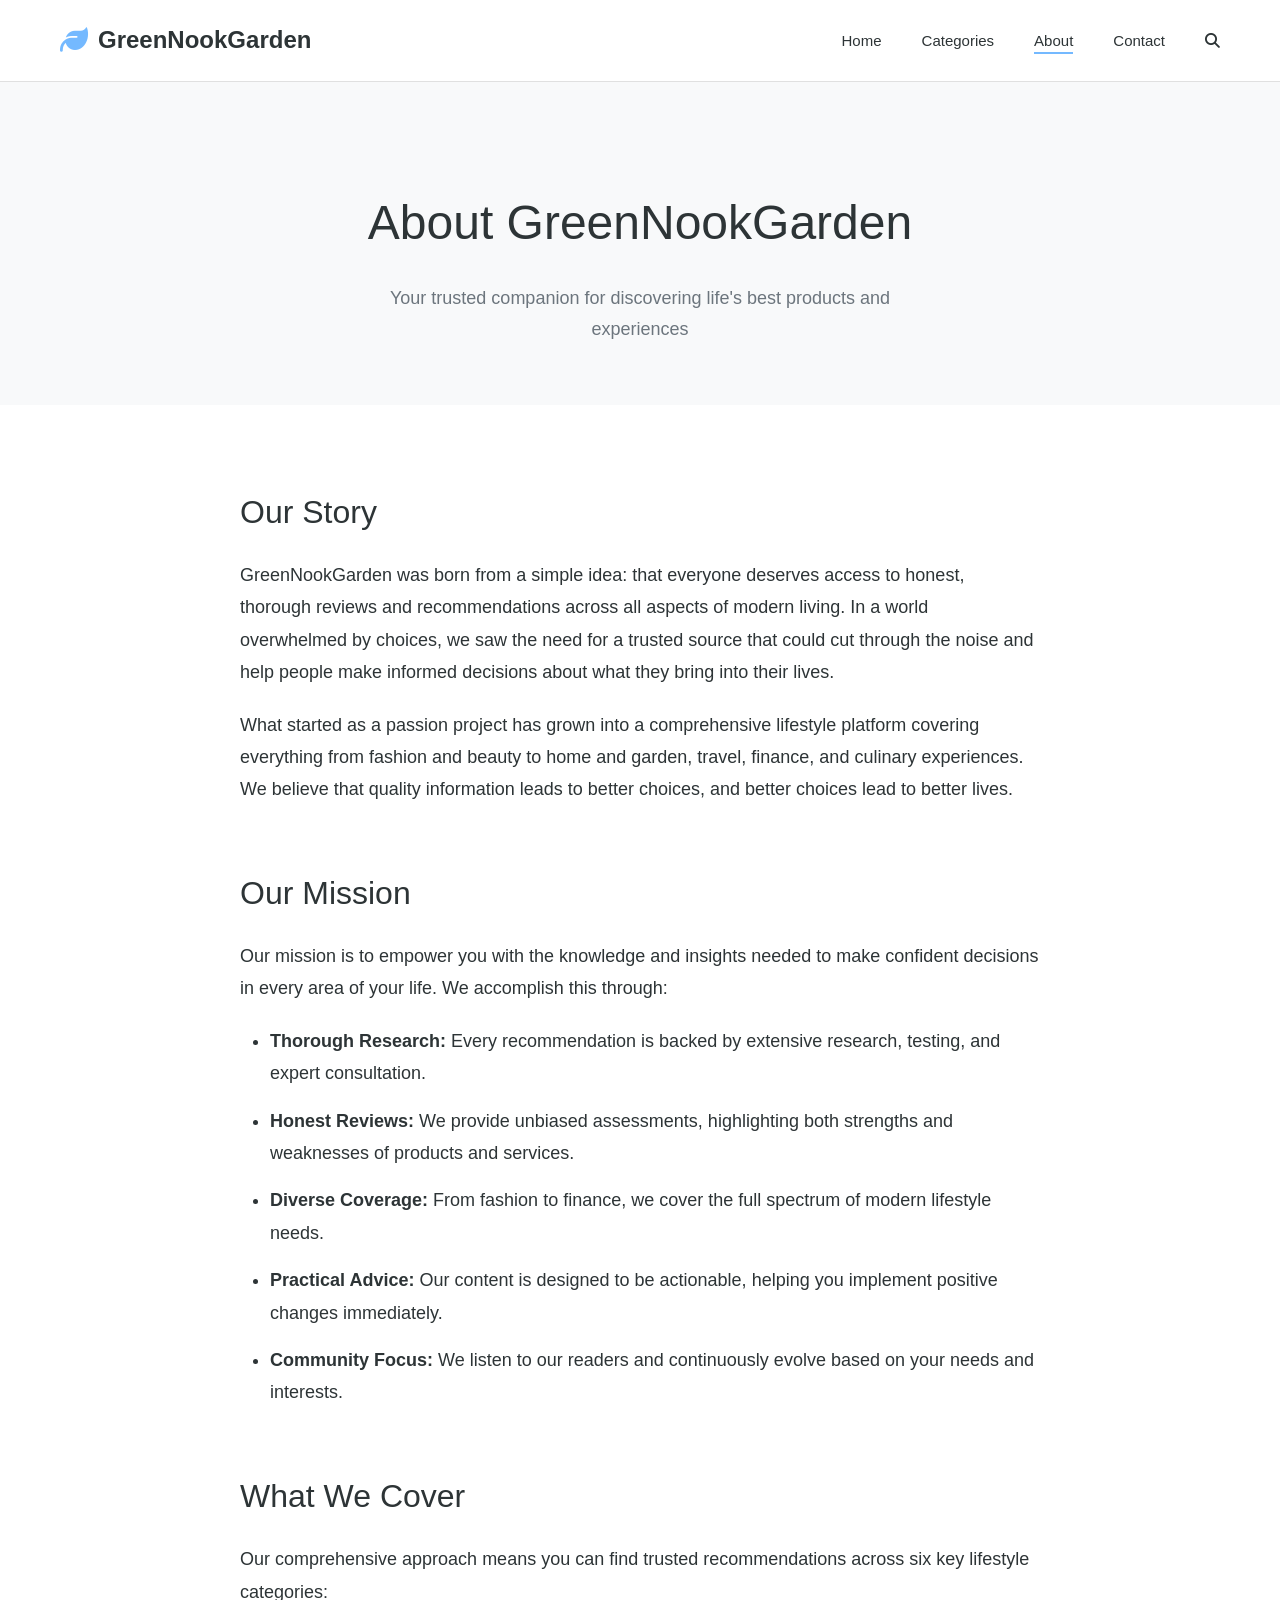
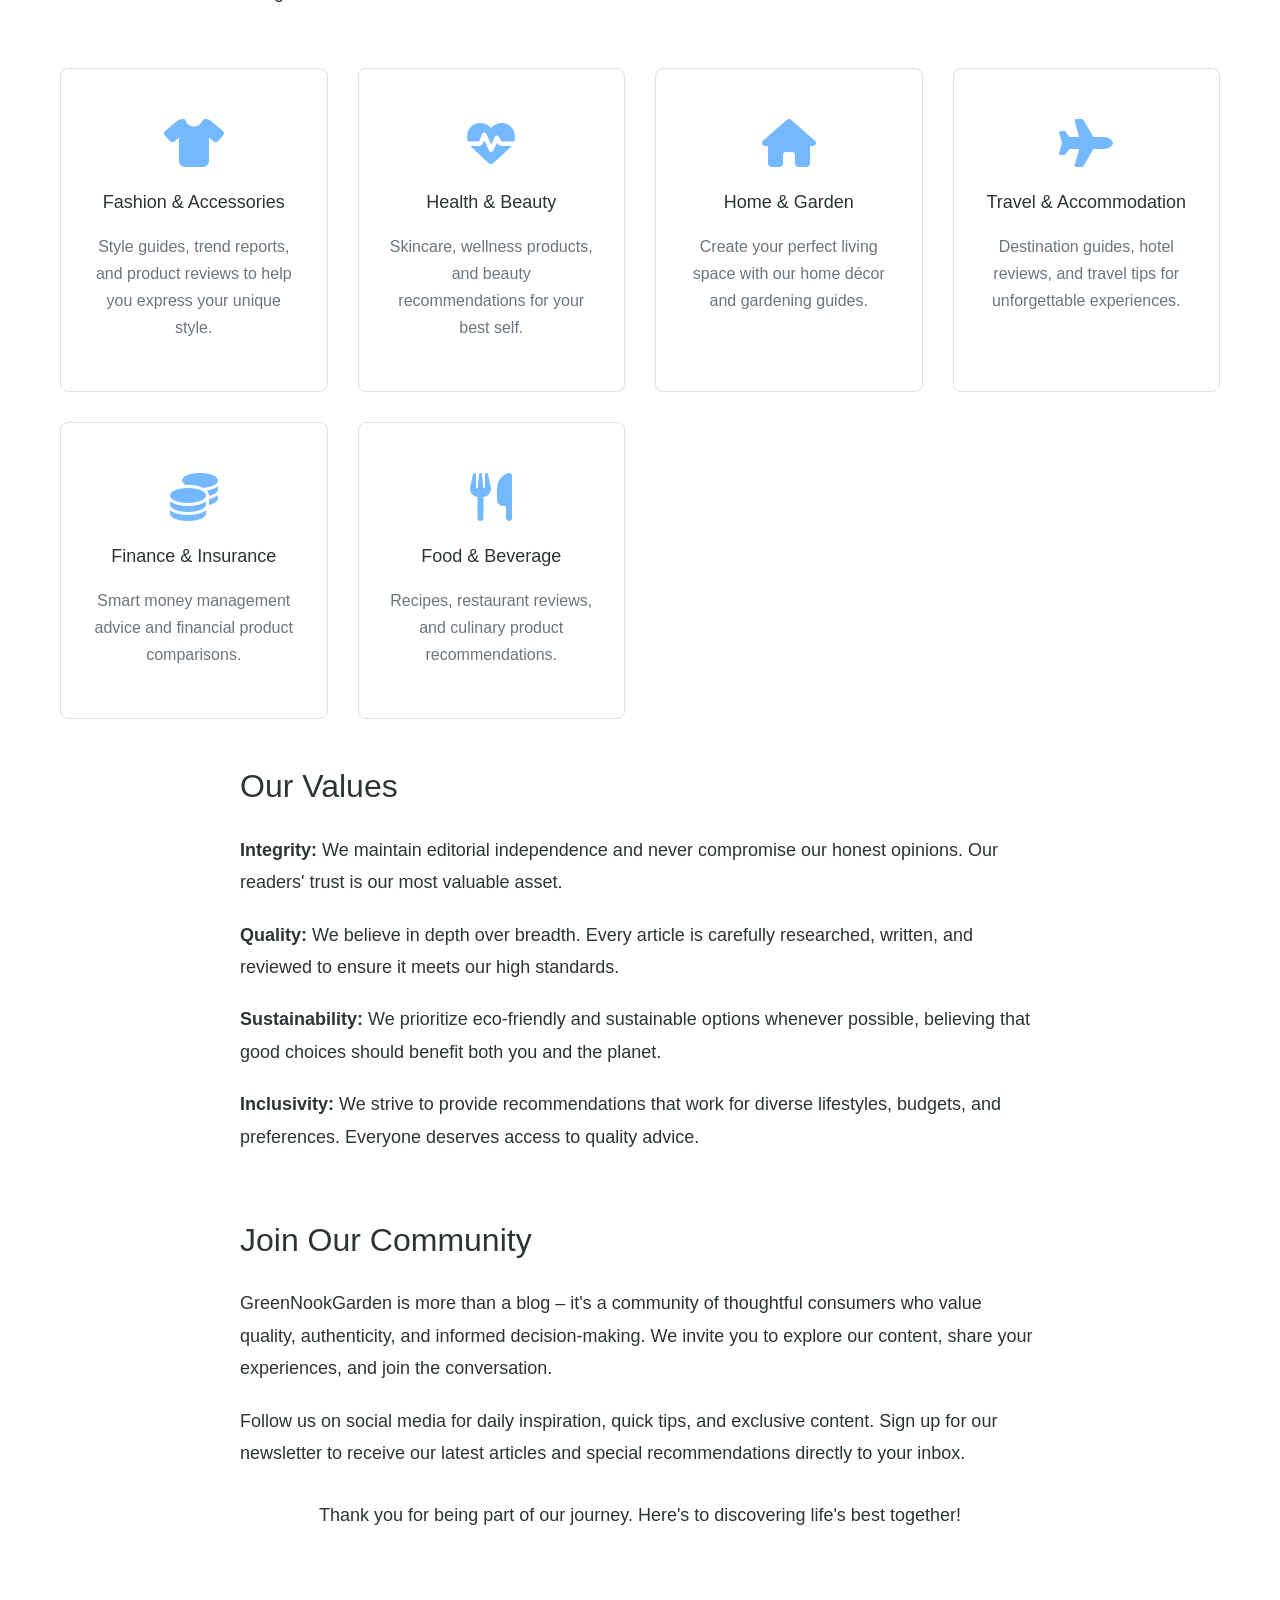
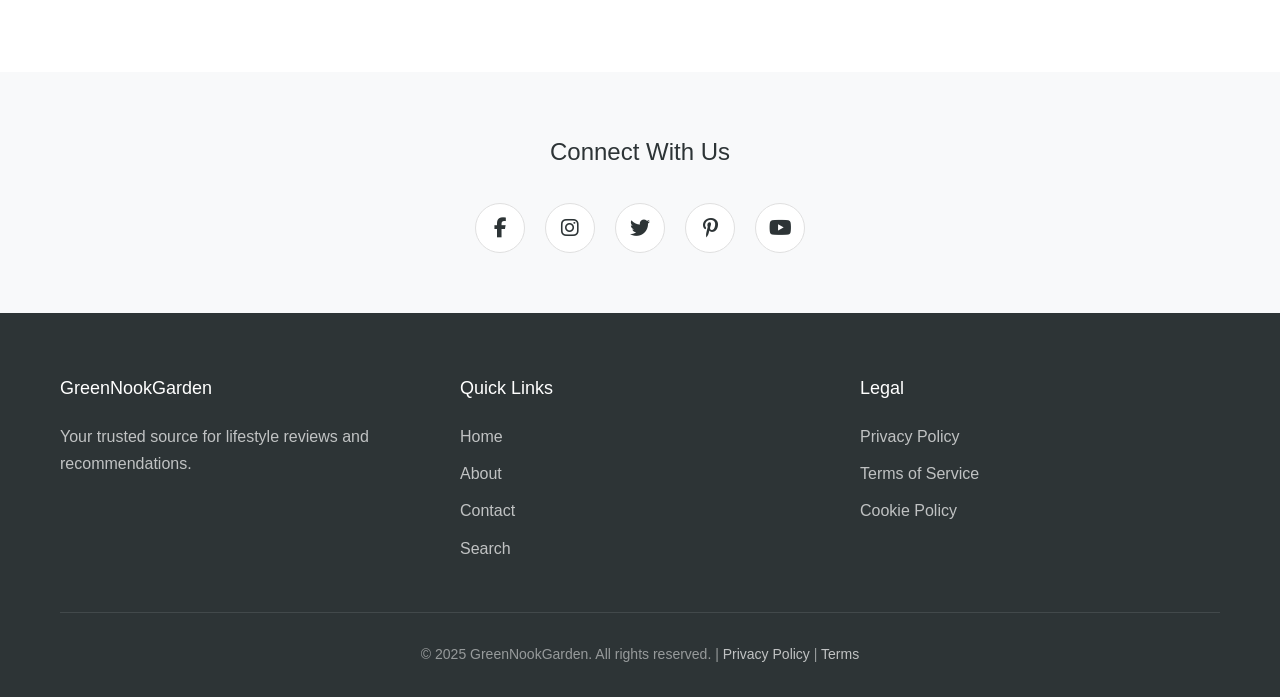
<file: about.html>
<!DOCTYPE html>
<html lang="en">
<head>
    <meta charset="UTF-8">
    <meta name="viewport" content="width=device-width, initial-scale=1.0">
    <title>About Us - GreenNookGarden</title>
    <link rel="stylesheet" href="css/style.css">
    <link rel="stylesheet" href="https://cdnjs.cloudflare.com/ajax/libs/font-awesome/6.4.0/css/all.min.css">
</head>
<body>
    <!-- Header -->
    <header class="header">
        <div class="container">
            <div class="header-content">
                <div class="logo">
                    <a href="index.html">
                        <i class="fas fa-leaf"></i>
                        <span>GreenNookGarden</span>
                    </a>
                </div>
                <nav class="nav">
                    <ul class="nav-list">
                        <li><a href="index.html">Home</a></li>
                        <li><a href="index.html#categories">Categories</a></li>
                        <li><a href="about.html" class="active">About</a></li>
                        <li><a href="contact.html">Contact</a></li>
                        <li><a href="search.html"><i class="fas fa-search"></i></a></li>
                    </ul>
                </nav>
                <button class="mobile-menu-toggle" aria-label="Toggle menu">
                    <span></span>
                    <span></span>
                    <span></span>
                </button>
            </div>
        </div>
    </header>

    <!-- Page Header -->
    <section class="page-header">
        <div class="container">
            <h1 class="page-title">About GreenNookGarden</h1>
            <p class="page-subtitle">Your trusted companion for discovering life's best products and experiences</p>
        </div>
    </section>

    <!-- Page Content -->
    <section class="page-content">
        <div class="container">
            <div class="content-section">
                <h2>Our Story</h2>
                <p>GreenNookGarden was born from a simple idea: that everyone deserves access to honest, thorough reviews and recommendations across all aspects of modern living. In a world overwhelmed by choices, we saw the need for a trusted source that could cut through the noise and help people make informed decisions about what they bring into their lives.</p>
                
                <p>What started as a passion project has grown into a comprehensive lifestyle platform covering everything from fashion and beauty to home and garden, travel, finance, and culinary experiences. We believe that quality information leads to better choices, and better choices lead to better lives.</p>
            </div>

            <div class="content-section">
                <h2>Our Mission</h2>
                <p>Our mission is to empower you with the knowledge and insights needed to make confident decisions in every area of your life. We accomplish this through:</p>
                
                <ul style="margin: 20px 0; padding-left: 30px;">
                    <li style="margin-bottom: 15px; font-size: 18px; line-height: 1.8;"><strong>Thorough Research:</strong> Every recommendation is backed by extensive research, testing, and expert consultation.</li>
                    <li style="margin-bottom: 15px; font-size: 18px; line-height: 1.8;"><strong>Honest Reviews:</strong> We provide unbiased assessments, highlighting both strengths and weaknesses of products and services.</li>
                    <li style="margin-bottom: 15px; font-size: 18px; line-height: 1.8;"><strong>Diverse Coverage:</strong> From fashion to finance, we cover the full spectrum of modern lifestyle needs.</li>
                    <li style="margin-bottom: 15px; font-size: 18px; line-height: 1.8;"><strong>Practical Advice:</strong> Our content is designed to be actionable, helping you implement positive changes immediately.</li>
                    <li style="margin-bottom: 15px; font-size: 18px; line-height: 1.8;"><strong>Community Focus:</strong> We listen to our readers and continuously evolve based on your needs and interests.</li>
                </ul>
            </div>

            <div class="content-section">
                <h2>What We Cover</h2>
                <p>Our comprehensive approach means you can find trusted recommendations across six key lifestyle categories:</p>
            </div>

            <div class="category-grid" style="margin: 40px 0;">
                <div class="category-card">
                    <i class="fas fa-tshirt"></i>
                    <h3>Fashion & Accessories</h3>
                    <p style="color: var(--text-light); margin-top: 15px;">Style guides, trend reports, and product reviews to help you express your unique style.</p>
                </div>
                <div class="category-card">
                    <i class="fas fa-heart-pulse"></i>
                    <h3>Health & Beauty</h3>
                    <p style="color: var(--text-light); margin-top: 15px;">Skincare, wellness products, and beauty recommendations for your best self.</p>
                </div>
                <div class="category-card">
                    <i class="fas fa-home"></i>
                    <h3>Home & Garden</h3>
                    <p style="color: var(--text-light); margin-top: 15px;">Create your perfect living space with our home décor and gardening guides.</p>
                </div>
                <div class="category-card">
                    <i class="fas fa-plane"></i>
                    <h3>Travel & Accommodation</h3>
                    <p style="color: var(--text-light); margin-top: 15px;">Destination guides, hotel reviews, and travel tips for unforgettable experiences.</p>
                </div>
                <div class="category-card">
                    <i class="fas fa-coins"></i>
                    <h3>Finance & Insurance</h3>
                    <p style="color: var(--text-light); margin-top: 15px;">Smart money management advice and financial product comparisons.</p>
                </div>
                <div class="category-card">
                    <i class="fas fa-utensils"></i>
                    <h3>Food & Beverage</h3>
                    <p style="color: var(--text-light); margin-top: 15px;">Recipes, restaurant reviews, and culinary product recommendations.</p>
                </div>
            </div>

            <div class="content-section">
                <h2>Our Values</h2>
                <p><strong>Integrity:</strong> We maintain editorial independence and never compromise our honest opinions. Our readers' trust is our most valuable asset.</p>
                
                <p><strong>Quality:</strong> We believe in depth over breadth. Every article is carefully researched, written, and reviewed to ensure it meets our high standards.</p>
                
                <p><strong>Sustainability:</strong> We prioritize eco-friendly and sustainable options whenever possible, believing that good choices should benefit both you and the planet.</p>
                
                <p><strong>Inclusivity:</strong> We strive to provide recommendations that work for diverse lifestyles, budgets, and preferences. Everyone deserves access to quality advice.</p>
            </div>

            <div class="content-section">
                <h2>Join Our Community</h2>
                <p>GreenNookGarden is more than a blog – it's a community of thoughtful consumers who value quality, authenticity, and informed decision-making. We invite you to explore our content, share your experiences, and join the conversation.</p>
                
                <p>Follow us on social media for daily inspiration, quick tips, and exclusive content. Sign up for our newsletter to receive our latest articles and special recommendations directly to your inbox.</p>
                
                <p style="margin-top: 30px; text-align: center; font-size: 18px;">Thank you for being part of our journey. Here's to discovering life's best together!</p>
            </div>
        </div>
    </section>

    <!-- Social Media Widget -->
    <section class="social-widget">
        <div class="container">
            <h3>Connect With Us</h3>
            <div class="social-links">
                <a href="https://www.facebook.com/GreenNookGarden" target="_blank" rel="noopener noreferrer" aria-label="Facebook"><i class="fab fa-facebook-f"></i></a>
                <a href="https://www.instagram.com/greennookgarden" target="_blank" rel="noopener noreferrer" aria-label="Instagram"><i class="fab fa-instagram"></i></a>
                <a href="https://twitter.com/greennookgarden" target="_blank" rel="noopener noreferrer" aria-label="Twitter"><i class="fab fa-twitter"></i></a>
                <a href="https://www.pinterest.com/greennookgarden" target="_blank" rel="noopener noreferrer" aria-label="Pinterest"><i class="fab fa-pinterest-p"></i></a>
                <a href="https://www.youtube.com/@GreenNookGarden" target="_blank" rel="noopener noreferrer" aria-label="YouTube"><i class="fab fa-youtube"></i></a>
            </div>
        </div>
    </section>

    <!-- Footer -->
    <footer class="footer">
        <div class="container">
            <div class="footer-content">
                <div class="footer-section">
                    <h4>GreenNookGarden</h4>
                    <p>Your trusted source for lifestyle reviews and recommendations.</p>
                </div>
                <div class="footer-section">
                    <h4>Quick Links</h4>
                    <ul>
                        <li><a href="index.html">Home</a></li>
                        <li><a href="about.html">About</a></li>
                        <li><a href="contact.html">Contact</a></li>
                        <li><a href="search.html">Search</a></li>
                    </ul>
                </div>
                <div class="footer-section">
                    <h4>Legal</h4>
                    <ul>
                        <li><a href="privacy-policy.html">Privacy Policy</a></li>
                        <li><a href="terms-of-service.html">Terms of Service</a></li>
                        <li><a href="#">Cookie Policy</a></li>
                    </ul>
                </div>
            </div>
            <div class="footer-bottom">
                <p>&copy; 2025 GreenNookGarden. All rights reserved. | <a href="privacy-policy.html" style="color: rgba(255, 255, 255, 0.7);">Privacy Policy</a> | <a href="terms-of-service.html" style="color: rgba(255, 255, 255, 0.7);">Terms</a></p>
            </div>
        </div>
    </footer>

    <script src="js/main.js"></script>
</body>
</html>
</file>
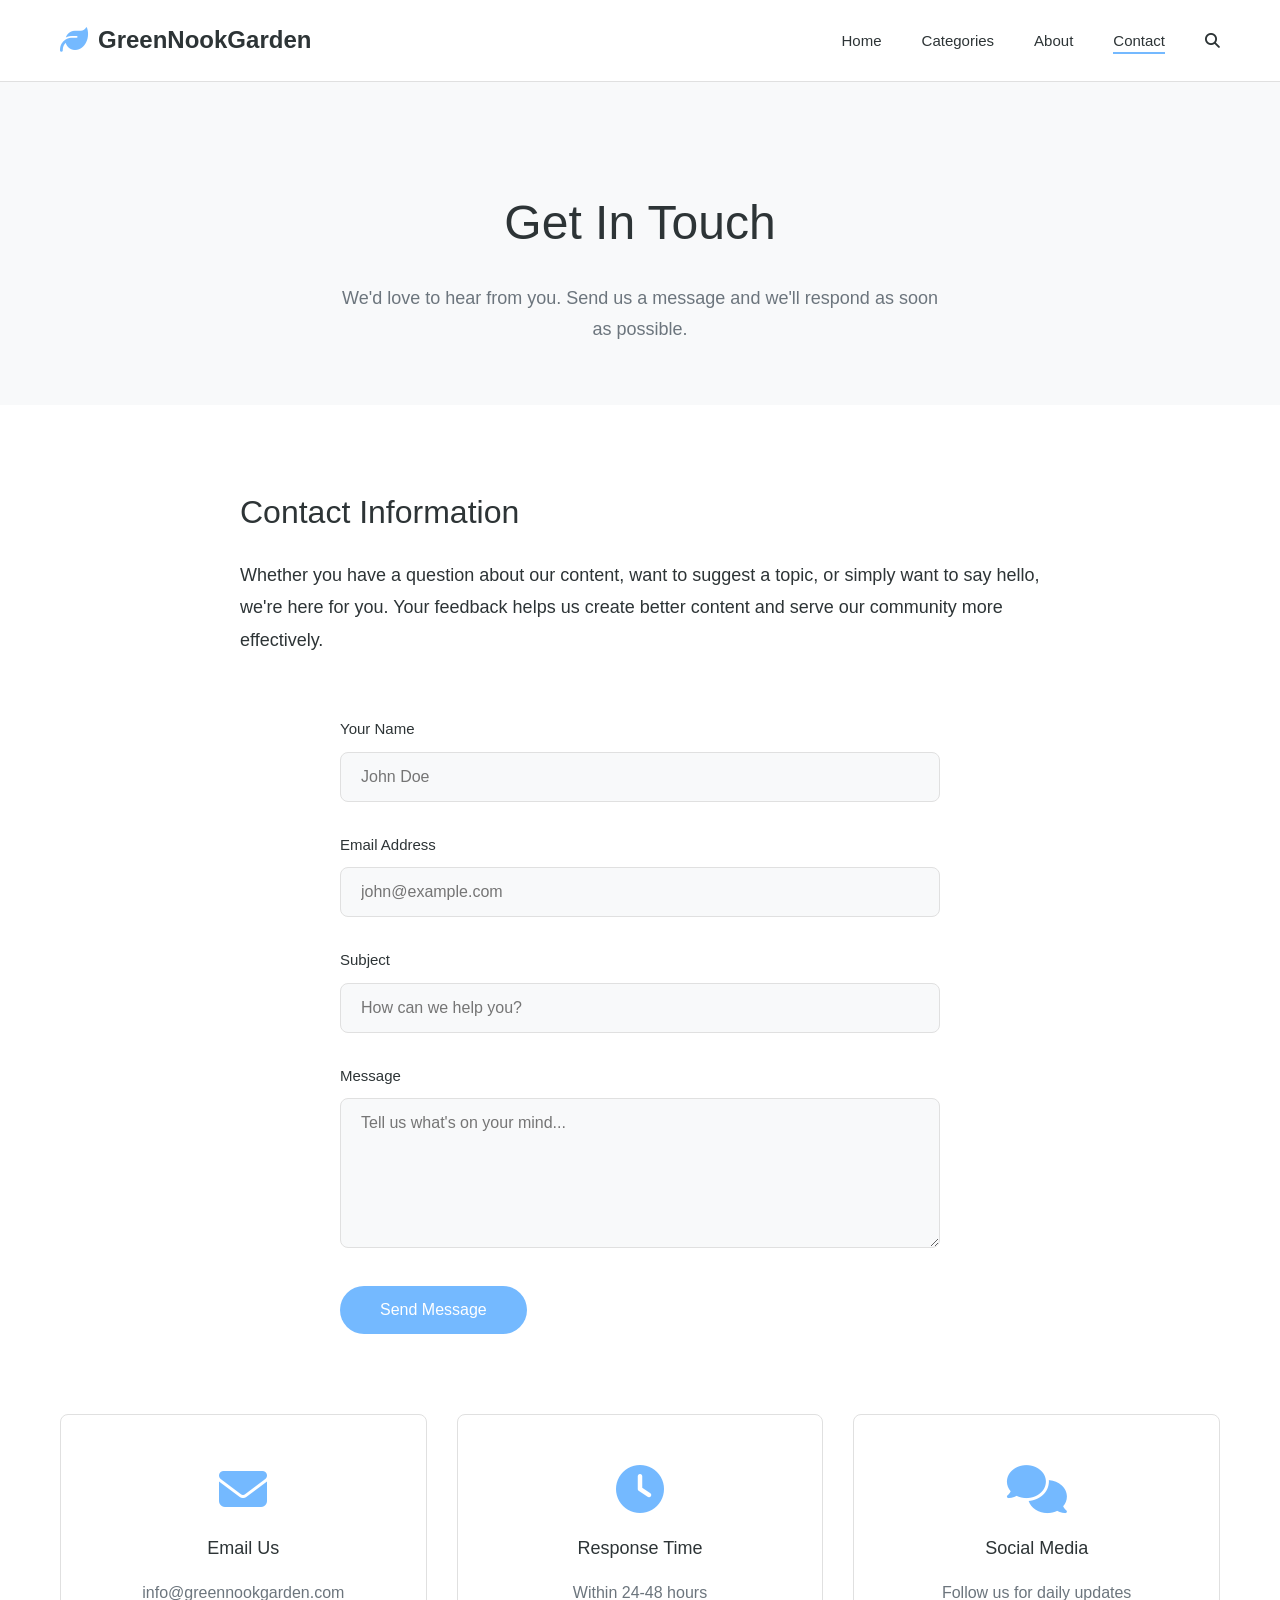
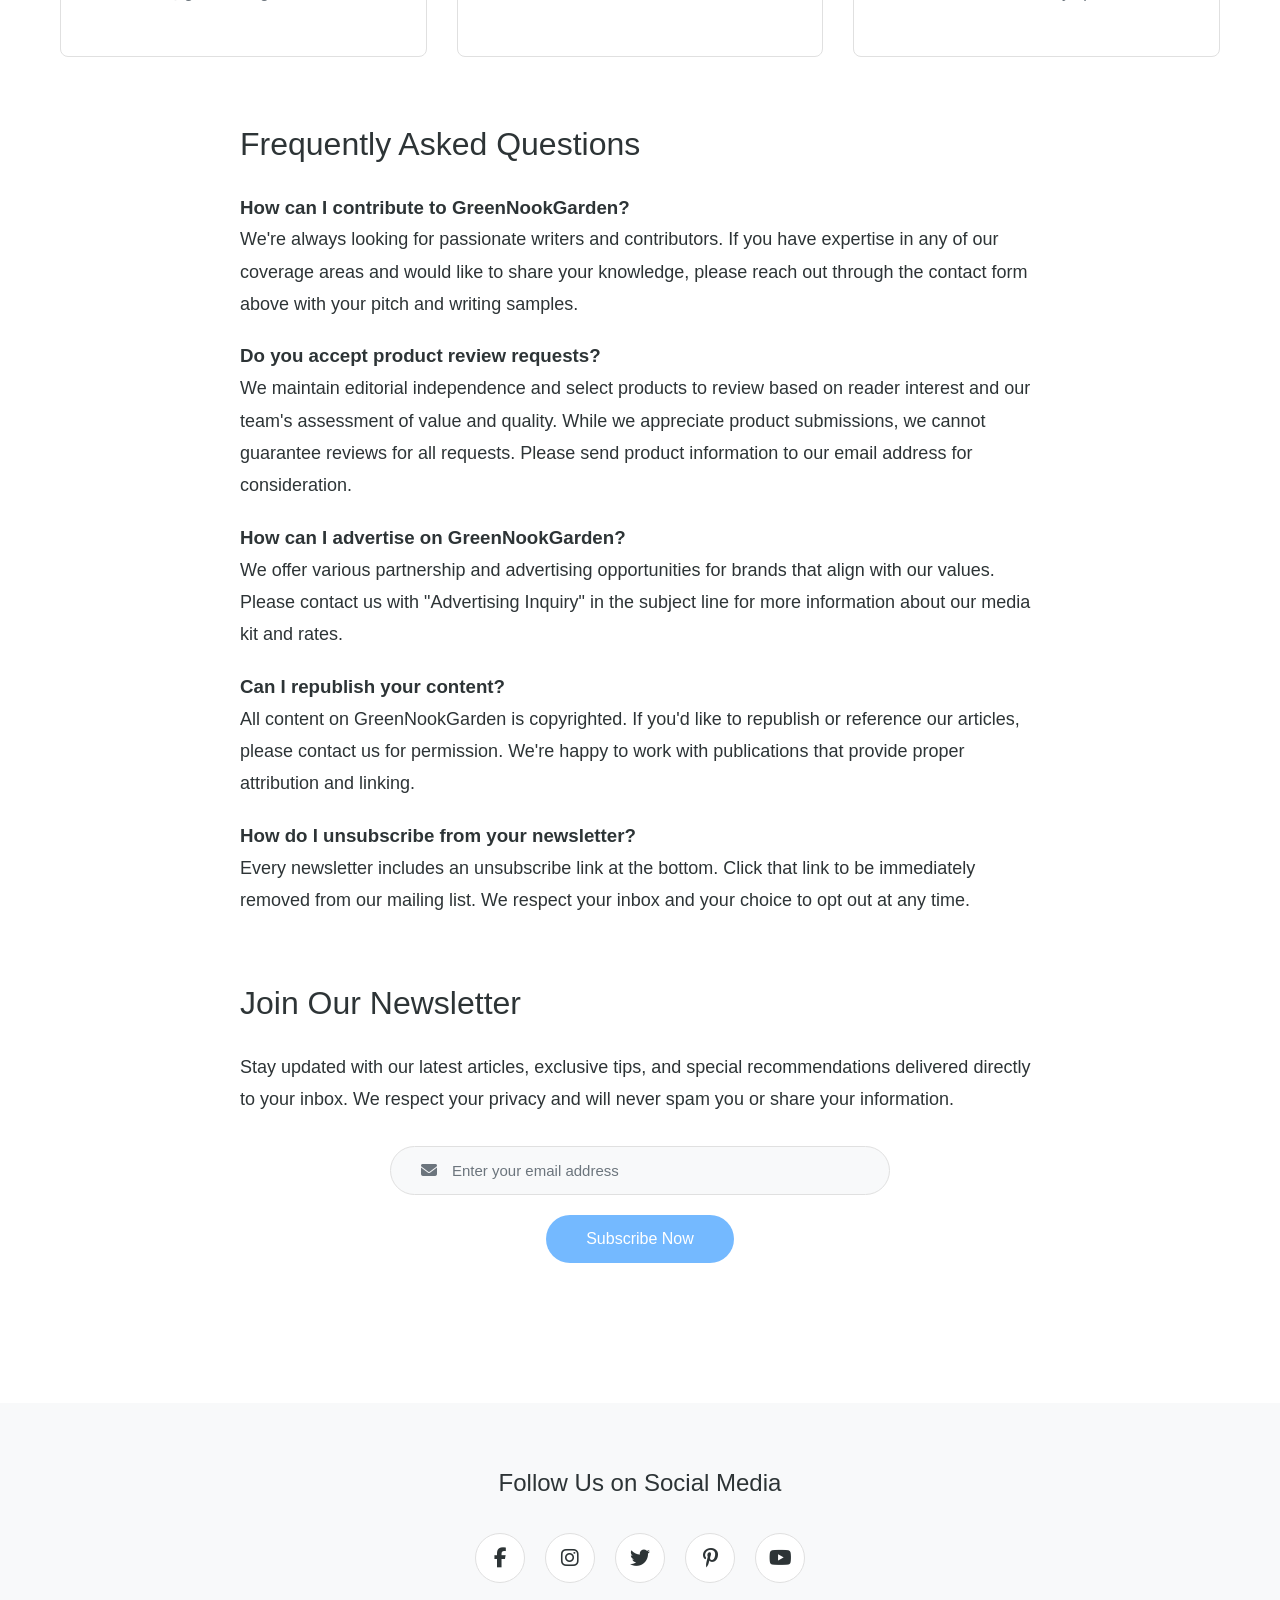
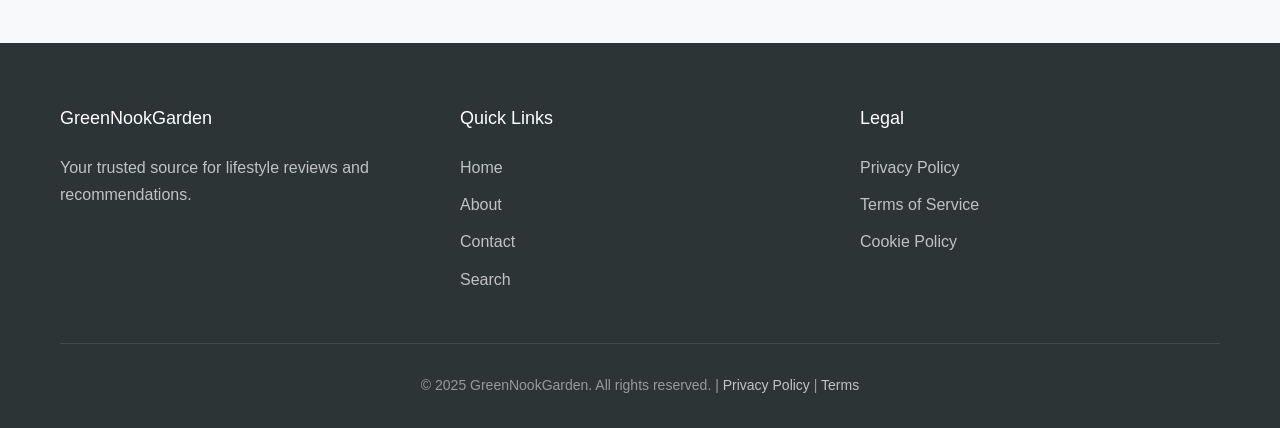
<file: contact.html>
<!DOCTYPE html>
<html lang="en">
<head>
    <meta charset="UTF-8">
    <meta name="viewport" content="width=device-width, initial-scale=1.0">
    <title>Contact Us - GreenNookGarden</title>
    <link rel="stylesheet" href="css/style.css">
    <link rel="stylesheet" href="https://cdnjs.cloudflare.com/ajax/libs/font-awesome/6.4.0/css/all.min.css">
</head>
<body>
    <!-- Header -->
    <header class="header">
        <div class="container">
            <div class="header-content">
                <div class="logo">
                    <a href="index.html">
                        <i class="fas fa-leaf"></i>
                        <span>GreenNookGarden</span>
                    </a>
                </div>
                <nav class="nav">
                    <ul class="nav-list">
                        <li><a href="index.html">Home</a></li>
                        <li><a href="index.html#categories">Categories</a></li>
                        <li><a href="about.html">About</a></li>
                        <li><a href="contact.html" class="active">Contact</a></li>
                        <li><a href="search.html"><i class="fas fa-search"></i></a></li>
                    </ul>
                </nav>
                <button class="mobile-menu-toggle" aria-label="Toggle menu">
                    <span></span>
                    <span></span>
                    <span></span>
                </button>
            </div>
        </div>
    </header>

    <!-- Page Header -->
    <section class="page-header">
        <div class="container">
            <h1 class="page-title">Get In Touch</h1>
            <p class="page-subtitle">We'd love to hear from you. Send us a message and we'll respond as soon as possible.</p>
        </div>
    </section>

    <!-- Contact Content -->
    <section class="page-content">
        <div class="container">
            <div class="content-section">
                <h2>Contact Information</h2>
                <p>Whether you have a question about our content, want to suggest a topic, or simply want to say hello, we're here for you. Your feedback helps us create better content and serve our community more effectively.</p>
            </div>

            <!-- Contact Form -->
            <div class="contact-form">
                <form id="contactForm">
                    <div class="form-group">
                        <label for="name">Your Name</label>
                        <input type="text" id="name" name="name" required placeholder="John Doe">
                    </div>

                    <div class="form-group">
                        <label for="email">Email Address</label>
                        <input type="email" id="email" name="email" required placeholder="john@example.com">
                    </div>

                    <div class="form-group">
                        <label for="subject">Subject</label>
                        <input type="text" id="subject" name="subject" required placeholder="How can we help you?">
                    </div>

                    <div class="form-group">
                        <label for="message">Message</label>
                        <textarea id="message" name="message" required placeholder="Tell us what's on your mind..."></textarea>
                    </div>

                    <button type="submit" class="submit-btn">Send Message</button>
                </form>
            </div>

            <!-- Contact Info Grid -->
            <div style="margin-top: 80px;">
                <div class="category-grid">
                    <div class="category-card">
                        <i class="fas fa-envelope" style="color: var(--accent-color);"></i>
                        <h3>Email Us</h3>
                        <p style="color: var(--text-light); margin-top: 15px;">info@greennookgarden.com</p>
                    </div>
                    <div class="category-card">
                        <i class="fas fa-clock" style="color: var(--accent-color);"></i>
                        <h3>Response Time</h3>
                        <p style="color: var(--text-light); margin-top: 15px;">Within 24-48 hours</p>
                    </div>
                    <div class="category-card">
                        <i class="fas fa-comments" style="color: var(--accent-color);"></i>
                        <h3>Social Media</h3>
                        <p style="color: var(--text-light); margin-top: 15px;">Follow us for daily updates</p>
                    </div>
                </div>
            </div>

            <div class="content-section" style="margin-top: 60px;">
                <h2>Frequently Asked Questions</h2>
                
                <h3>How can I contribute to GreenNookGarden?</h3>
                <p>We're always looking for passionate writers and contributors. If you have expertise in any of our coverage areas and would like to share your knowledge, please reach out through the contact form above with your pitch and writing samples.</p>

                <h3>Do you accept product review requests?</h3>
                <p>We maintain editorial independence and select products to review based on reader interest and our team's assessment of value and quality. While we appreciate product submissions, we cannot guarantee reviews for all requests. Please send product information to our email address for consideration.</p>

                <h3>How can I advertise on GreenNookGarden?</h3>
                <p>We offer various partnership and advertising opportunities for brands that align with our values. Please contact us with "Advertising Inquiry" in the subject line for more information about our media kit and rates.</p>

                <h3>Can I republish your content?</h3>
                <p>All content on GreenNookGarden is copyrighted. If you'd like to republish or reference our articles, please contact us for permission. We're happy to work with publications that provide proper attribution and linking.</p>

                <h3>How do I unsubscribe from your newsletter?</h3>
                <p>Every newsletter includes an unsubscribe link at the bottom. Click that link to be immediately removed from our mailing list. We respect your inbox and your choice to opt out at any time.</p>
            </div>

            <div class="content-section">
                <h2>Join Our Newsletter</h2>
                <p>Stay updated with our latest articles, exclusive tips, and special recommendations delivered directly to your inbox. We respect your privacy and will never spam you or share your information.</p>
                
                <div style="max-width: 500px; margin: 30px auto; text-align: center;">
                    <div class="search-box" style="margin-bottom: 20px;">
                        <i class="fas fa-envelope"></i>
                        <input type="email" placeholder="Enter your email address" style="font-size: 15px;">
                    </div>
                    <button class="submit-btn">Subscribe Now</button>
                </div>
            </div>
        </div>
    </section>

    <!-- Social Media Widget -->
    <section class="social-widget">
        <div class="container">
            <h3>Follow Us on Social Media</h3>
            <div class="social-links">
                <a href="https://www.facebook.com/GreenNookGarden" target="_blank" rel="noopener noreferrer" aria-label="Facebook"><i class="fab fa-facebook-f"></i></a>
                <a href="https://www.instagram.com/greennookgarden" target="_blank" rel="noopener noreferrer" aria-label="Instagram"><i class="fab fa-instagram"></i></a>
                <a href="https://twitter.com/greennookgarden" target="_blank" rel="noopener noreferrer" aria-label="Twitter"><i class="fab fa-twitter"></i></a>
                <a href="https://www.pinterest.com/greennookgarden" target="_blank" rel="noopener noreferrer" aria-label="Pinterest"><i class="fab fa-pinterest-p"></i></a>
                <a href="https://www.youtube.com/@GreenNookGarden" target="_blank" rel="noopener noreferrer" aria-label="YouTube"><i class="fab fa-youtube"></i></a>
            </div>
        </div>
    </section>

    <!-- Footer -->
    <footer class="footer">
        <div class="container">
            <div class="footer-content">
                <div class="footer-section">
                    <h4>GreenNookGarden</h4>
                    <p>Your trusted source for lifestyle reviews and recommendations.</p>
                </div>
                <div class="footer-section">
                    <h4>Quick Links</h4>
                    <ul>
                        <li><a href="index.html">Home</a></li>
                        <li><a href="about.html">About</a></li>
                        <li><a href="contact.html">Contact</a></li>
                        <li><a href="search.html">Search</a></li>
                    </ul>
                </div>
                <div class="footer-section">
                    <h4>Legal</h4>
                    <ul>
                        <li><a href="privacy-policy.html">Privacy Policy</a></li>
                        <li><a href="terms-of-service.html">Terms of Service</a></li>
                        <li><a href="#">Cookie Policy</a></li>
                    </ul>
                </div>
            </div>
            <div class="footer-bottom">
                <p>&copy; 2025 GreenNookGarden. All rights reserved. | <a href="privacy-policy.html" style="color: rgba(255, 255, 255, 0.7);">Privacy Policy</a> | <a href="terms-of-service.html" style="color: rgba(255, 255, 255, 0.7);">Terms</a></p>
            </div>
        </div>
    </footer>

    <script src="js/main.js"></script>
</body>
</html>
</file>
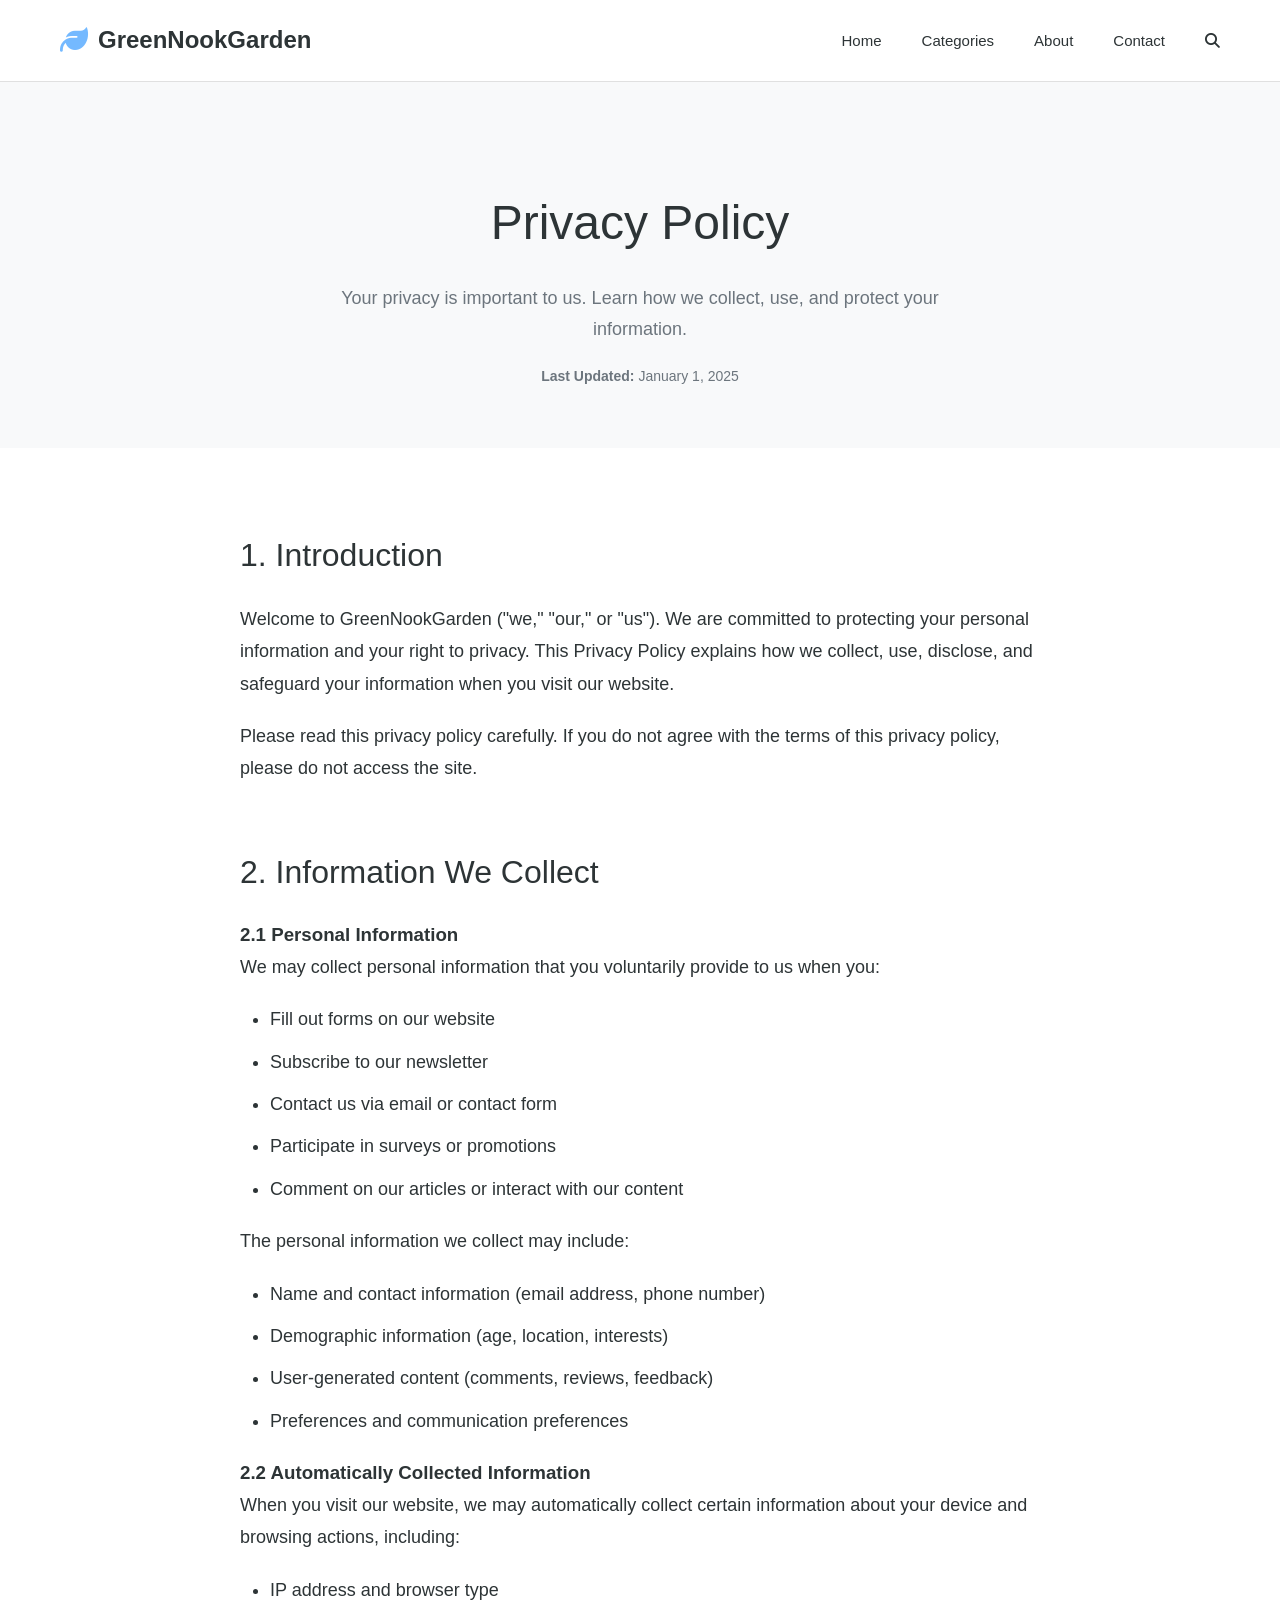
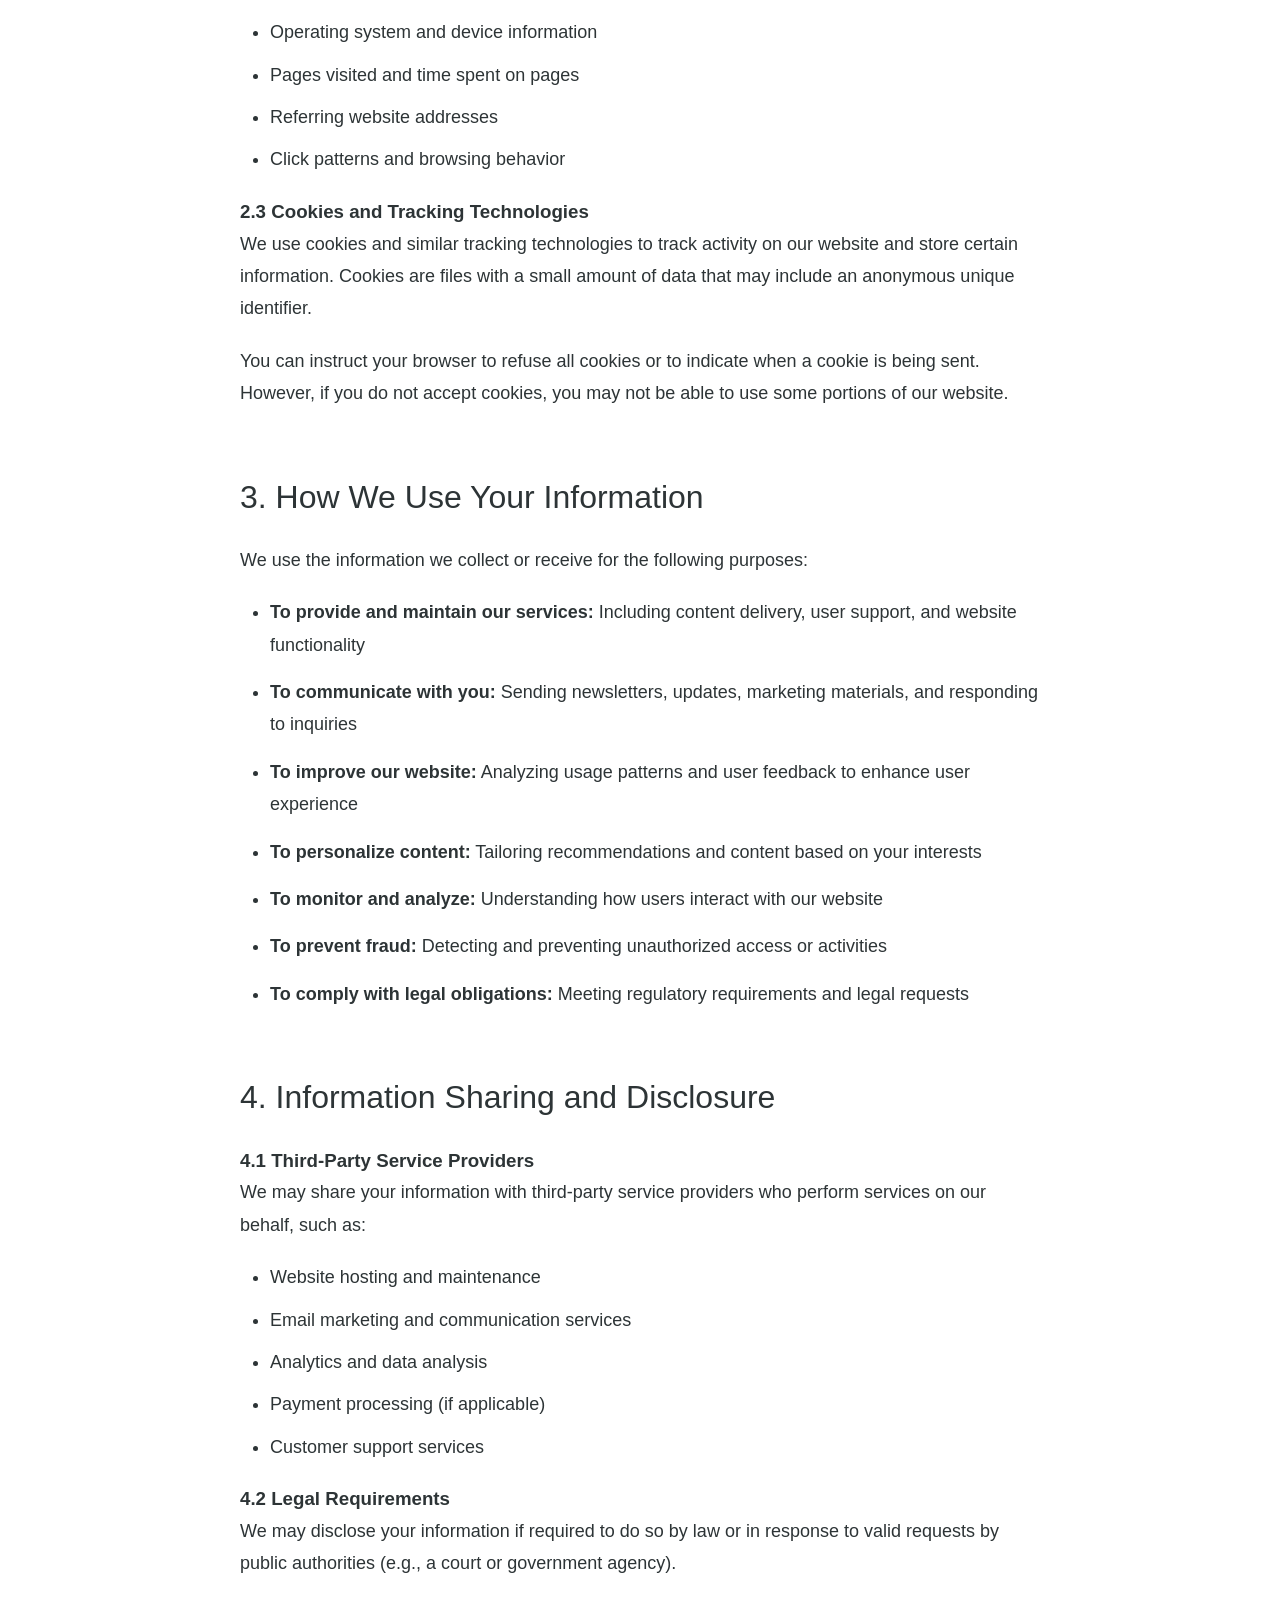
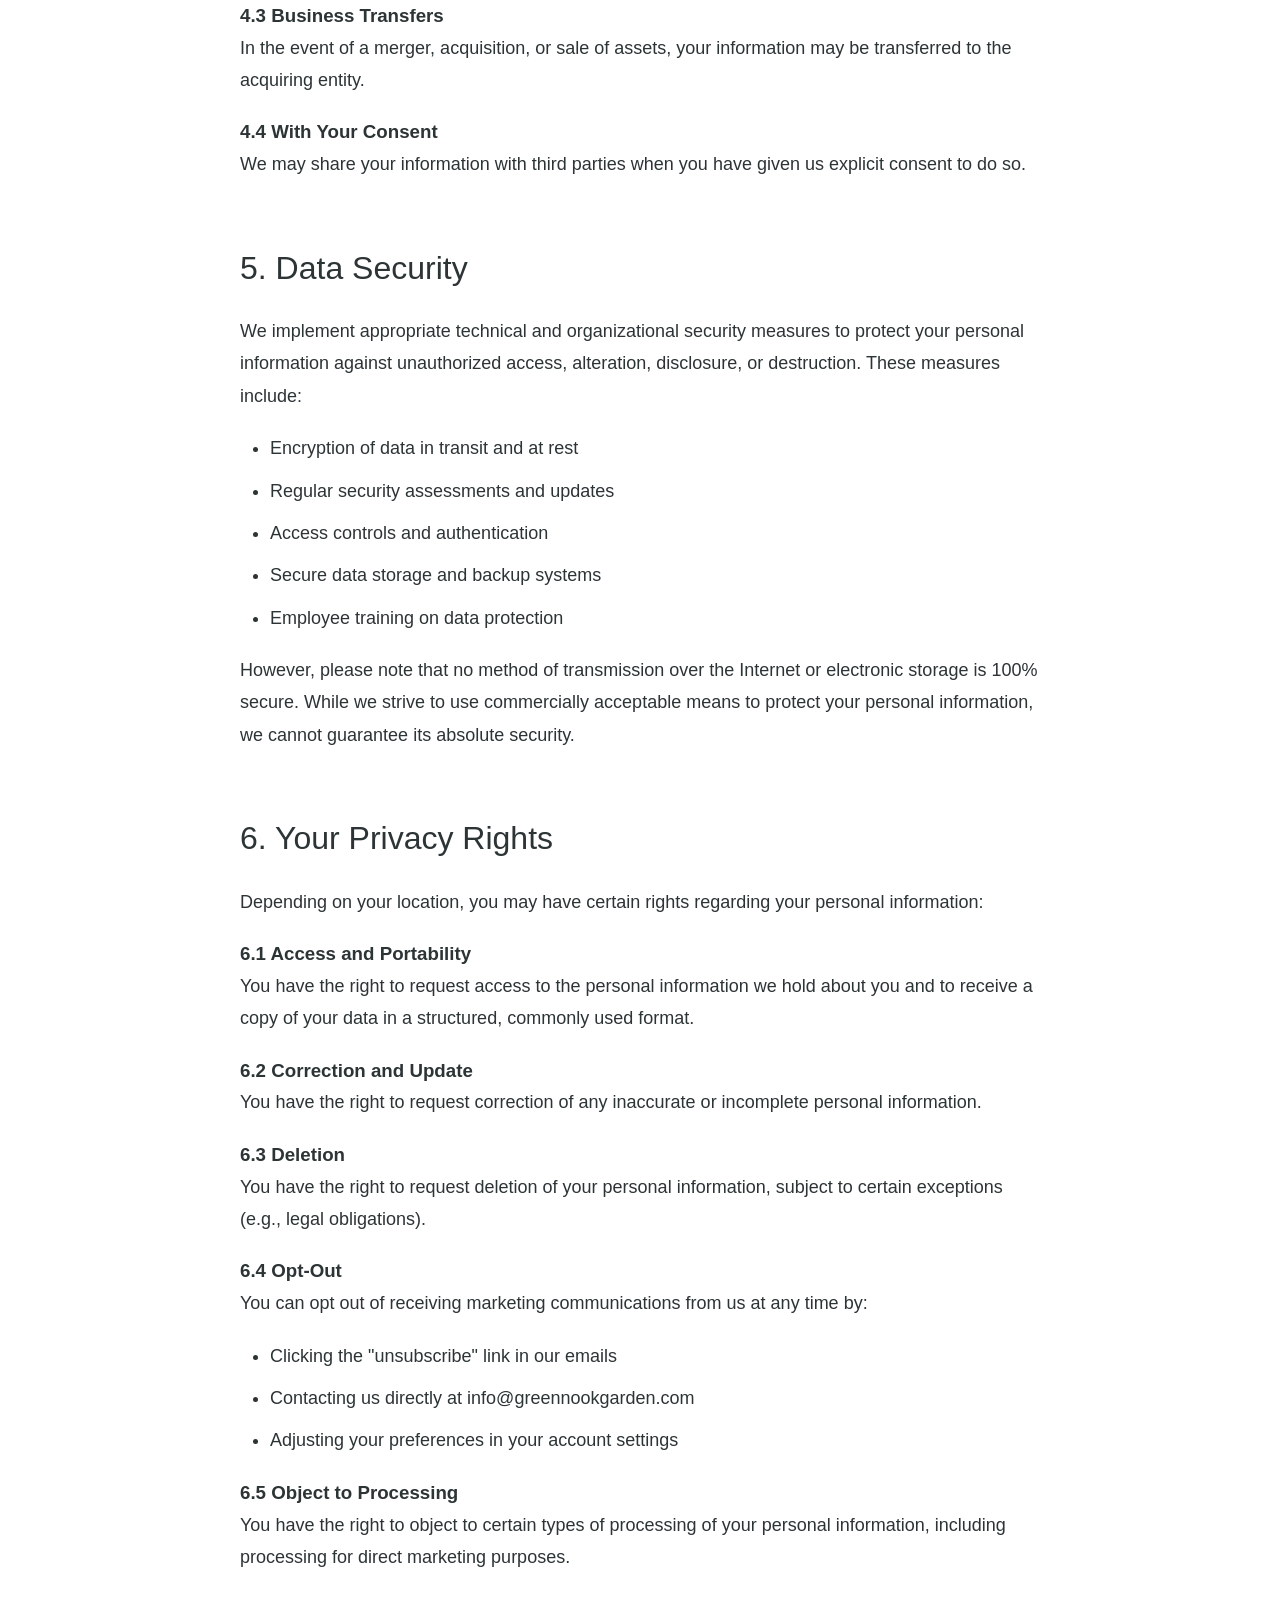
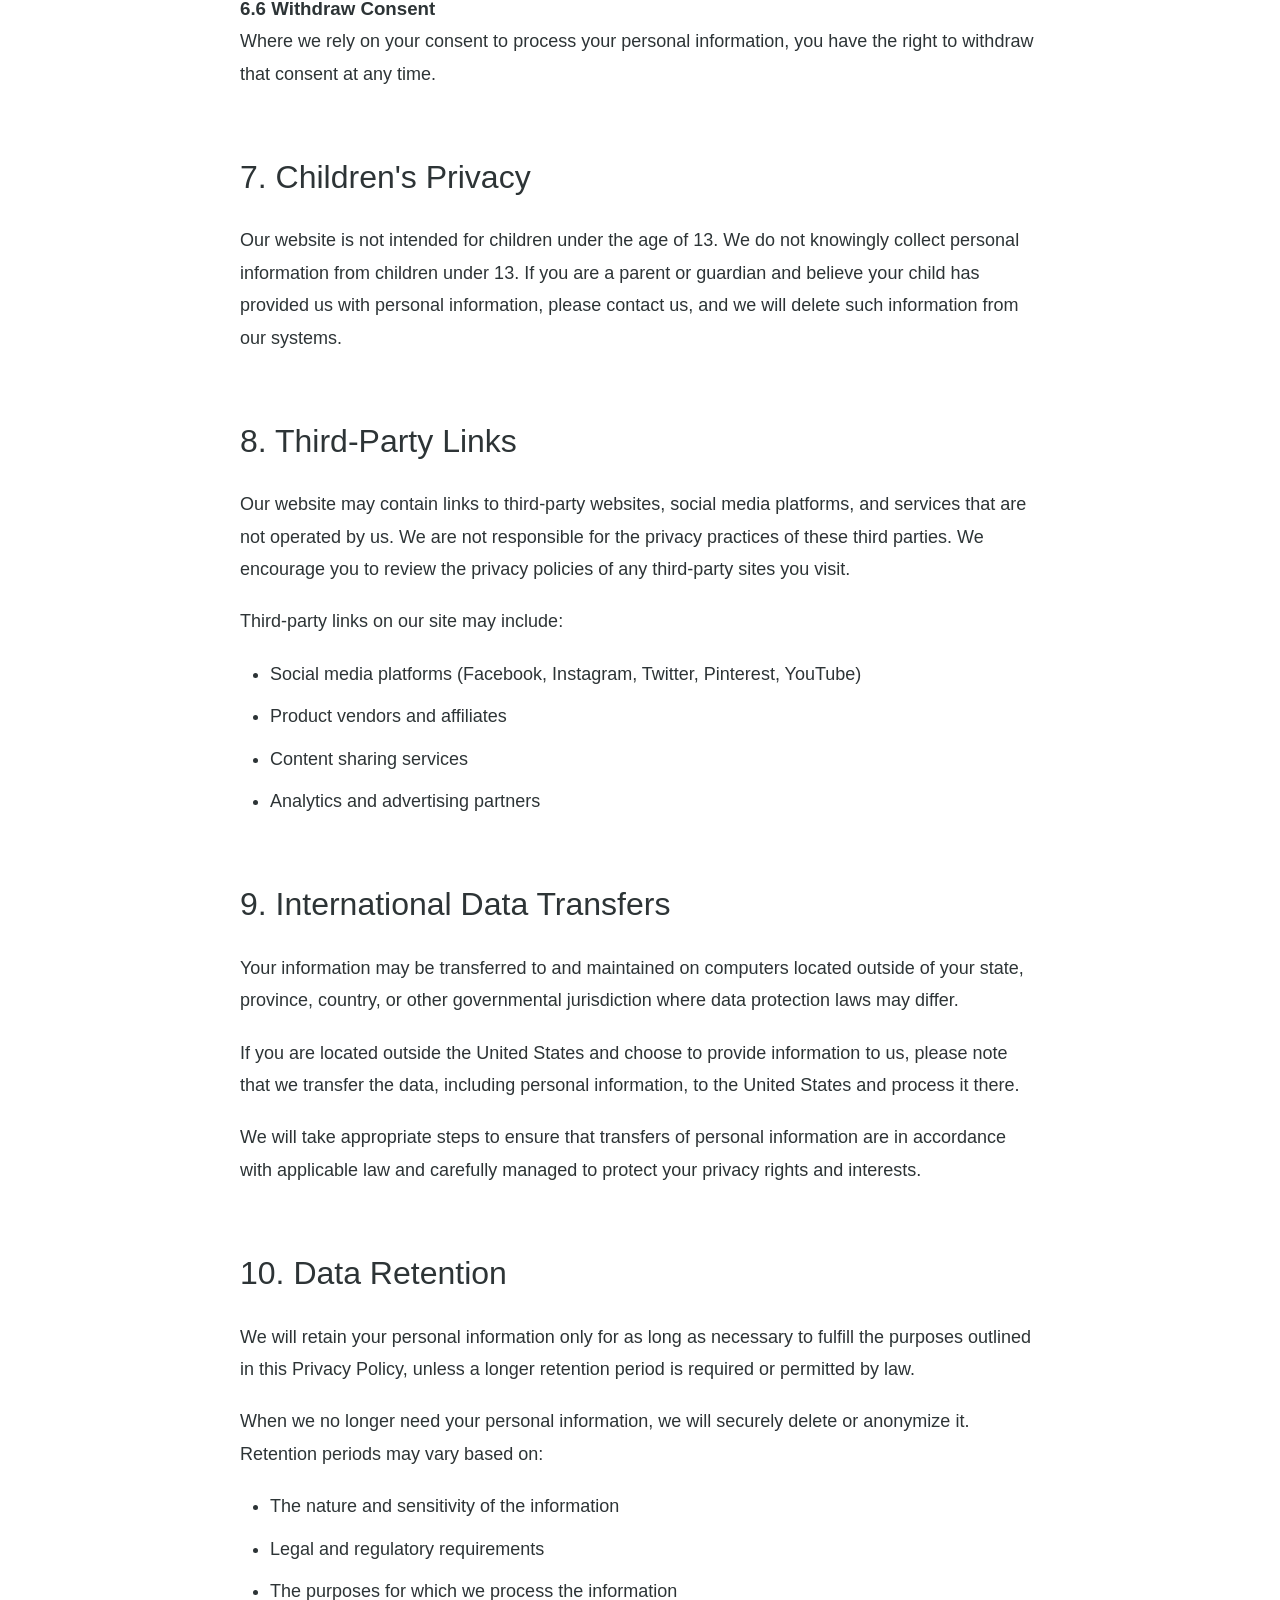
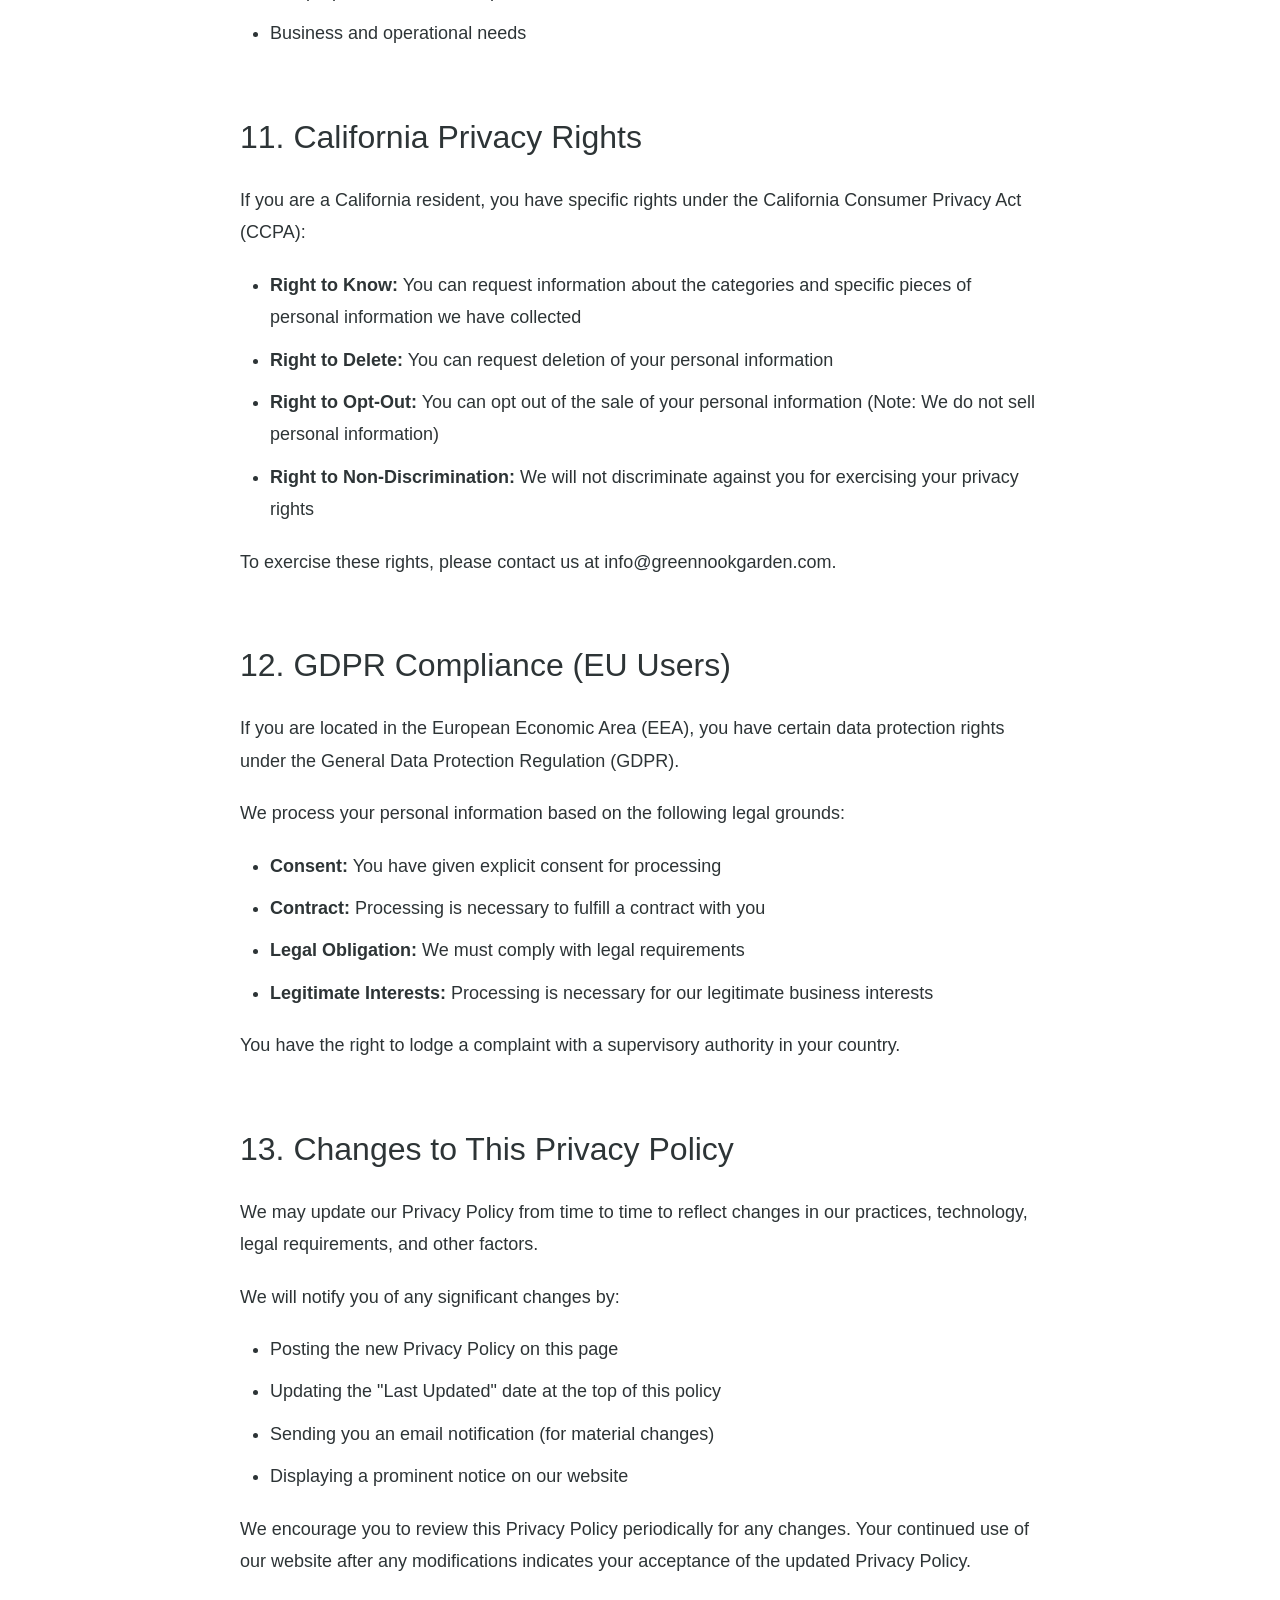
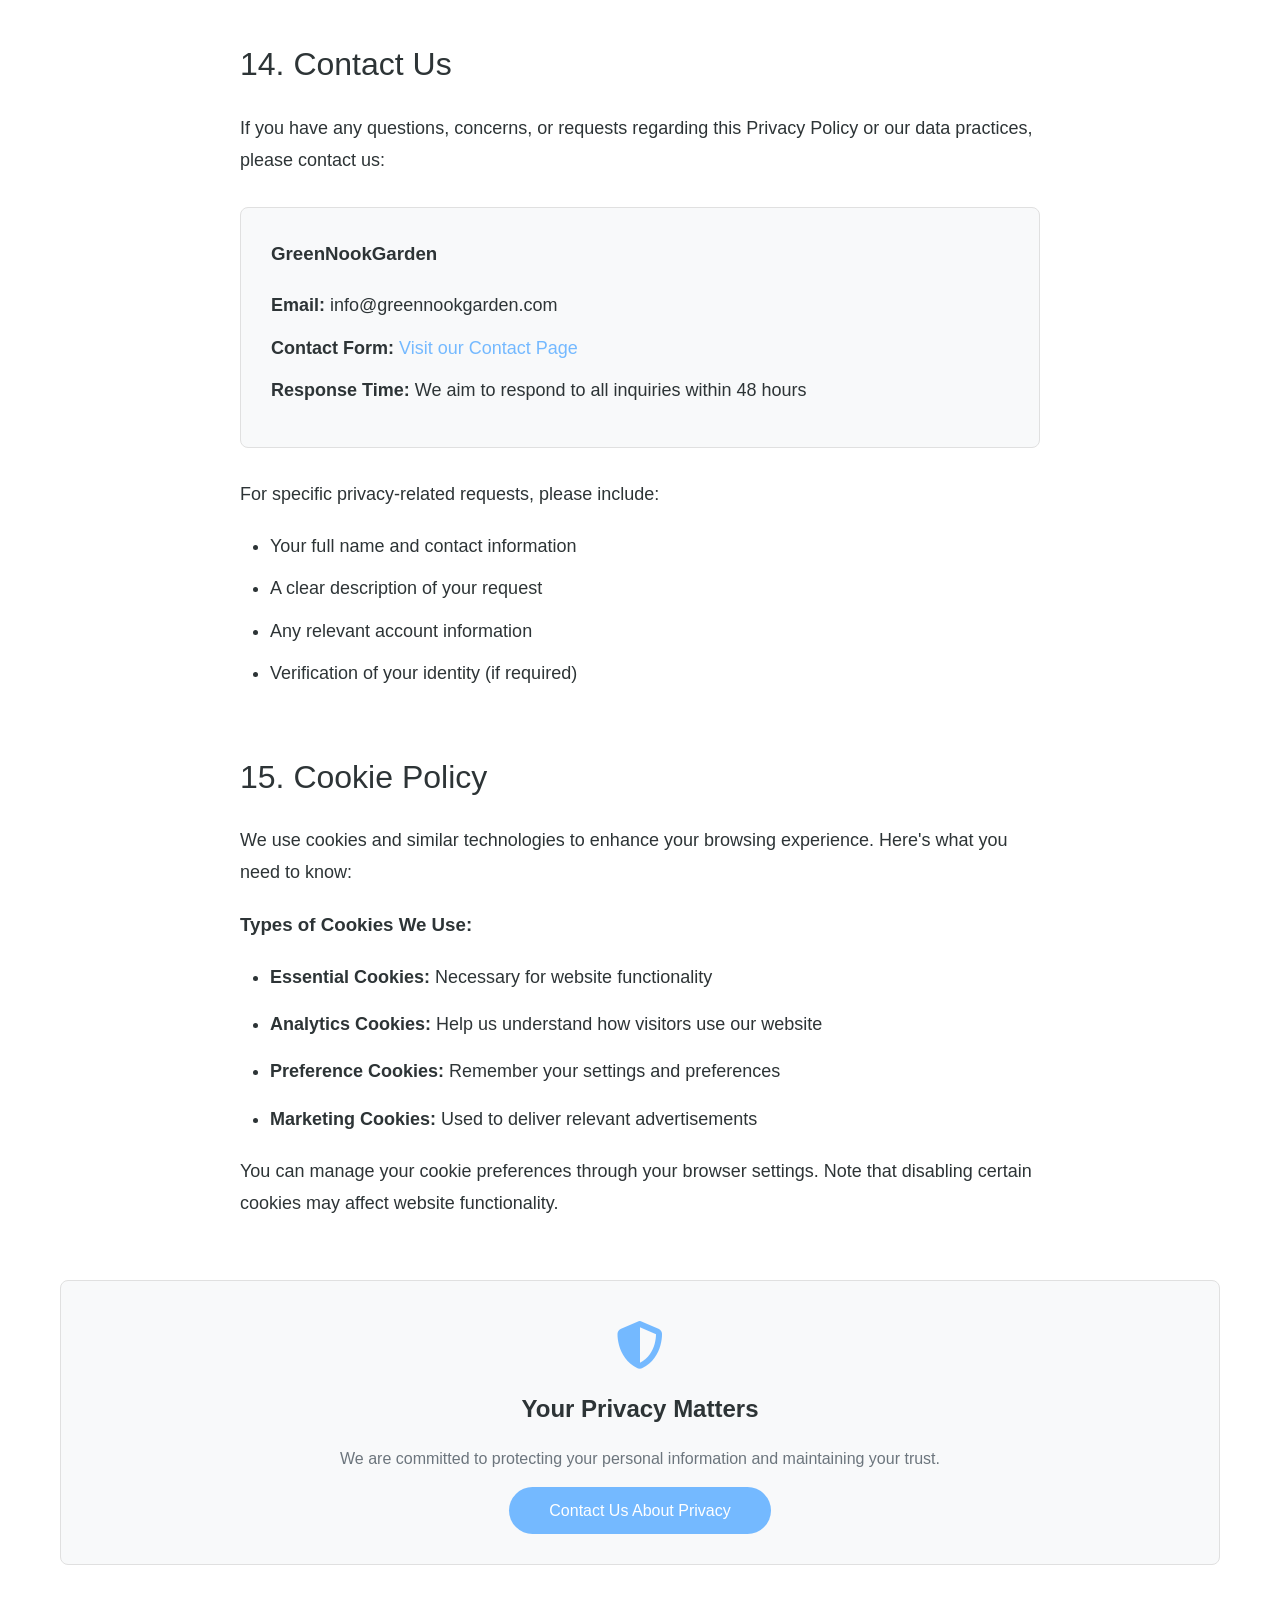
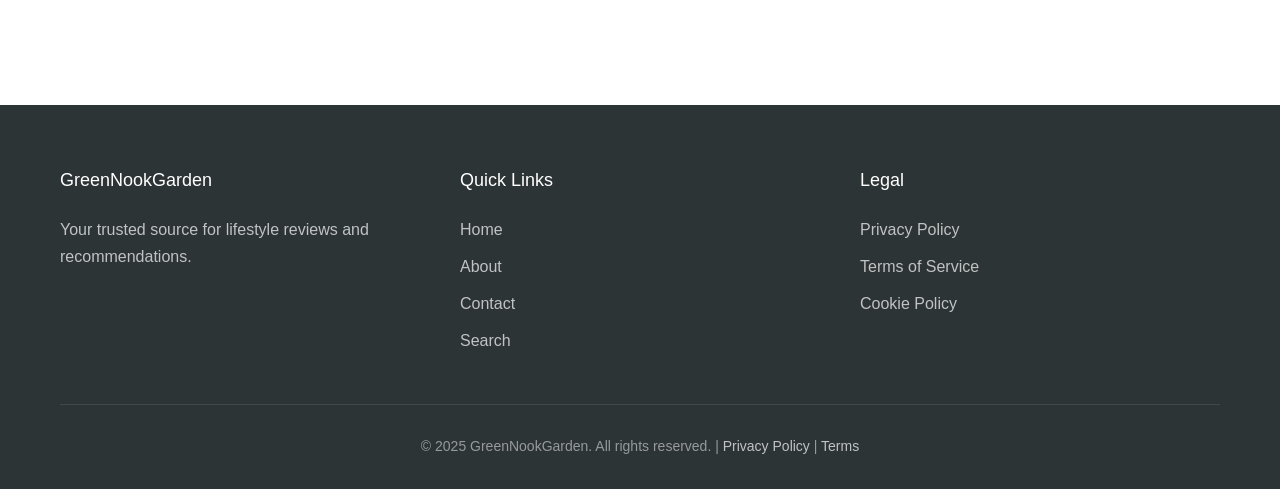
<file: privacy-policy.html>
<!DOCTYPE html>
<html lang="en">
<head>
    <meta charset="UTF-8">
    <meta name="viewport" content="width=device-width, initial-scale=1.0">
    <title>Privacy Policy - GreenNookGarden</title>
    <link rel="stylesheet" href="css/style.css">
    <link rel="stylesheet" href="https://cdnjs.cloudflare.com/ajax/libs/font-awesome/6.4.0/css/all.min.css">
</head>
<body>
    <!-- Header -->
    <header class="header">
        <div class="container">
            <div class="header-content">
                <div class="logo">
                    <a href="index.html">
                        <i class="fas fa-leaf"></i>
                        <span>GreenNookGarden</span>
                    </a>
                </div>
                <nav class="nav">
                    <ul class="nav-list">
                        <li><a href="index.html">Home</a></li>
                        <li><a href="index.html#categories">Categories</a></li>
                        <li><a href="about.html">About</a></li>
                        <li><a href="contact.html">Contact</a></li>
                        <li><a href="search.html"><i class="fas fa-search"></i></a></li>
                    </ul>
                </nav>
                <button class="mobile-menu-toggle" aria-label="Toggle menu">
                    <span></span>
                    <span></span>
                    <span></span>
                </button>
            </div>
        </div>
    </header>

    <!-- Page Header -->
    <section class="page-header">
        <div class="container">
            <h1 class="page-title">Privacy Policy</h1>
            <p class="page-subtitle">Your privacy is important to us. Learn how we collect, use, and protect your information.</p>
            <p style="margin-top: 20px; font-size: 14px; color: var(--text-light);">
                <strong>Last Updated:</strong> January 1, 2025
            </p>
        </div>
    </section>

    <!-- Privacy Policy Content -->
    <section class="page-content">
        <div class="container">
            <div class="content-section">
                <h2>1. Introduction</h2>
                <p>Welcome to GreenNookGarden ("we," "our," or "us"). We are committed to protecting your personal information and your right to privacy. This Privacy Policy explains how we collect, use, disclose, and safeguard your information when you visit our website.</p>
                
                <p>Please read this privacy policy carefully. If you do not agree with the terms of this privacy policy, please do not access the site.</p>
            </div>

            <div class="content-section">
                <h2>2. Information We Collect</h2>
                
                <h3>2.1 Personal Information</h3>
                <p>We may collect personal information that you voluntarily provide to us when you:</p>
                <ul style="margin: 20px 0; padding-left: 30px;">
                    <li style="margin-bottom: 10px; font-size: 18px; line-height: 1.8;">Fill out forms on our website</li>
                    <li style="margin-bottom: 10px; font-size: 18px; line-height: 1.8;">Subscribe to our newsletter</li>
                    <li style="margin-bottom: 10px; font-size: 18px; line-height: 1.8;">Contact us via email or contact form</li>
                    <li style="margin-bottom: 10px; font-size: 18px; line-height: 1.8;">Participate in surveys or promotions</li>
                    <li style="margin-bottom: 10px; font-size: 18px; line-height: 1.8;">Comment on our articles or interact with our content</li>
                </ul>

                <p>The personal information we collect may include:</p>
                <ul style="margin: 20px 0; padding-left: 30px;">
                    <li style="margin-bottom: 10px; font-size: 18px; line-height: 1.8;">Name and contact information (email address, phone number)</li>
                    <li style="margin-bottom: 10px; font-size: 18px; line-height: 1.8;">Demographic information (age, location, interests)</li>
                    <li style="margin-bottom: 10px; font-size: 18px; line-height: 1.8;">User-generated content (comments, reviews, feedback)</li>
                    <li style="margin-bottom: 10px; font-size: 18px; line-height: 1.8;">Preferences and communication preferences</li>
                </ul>

                <h3>2.2 Automatically Collected Information</h3>
                <p>When you visit our website, we may automatically collect certain information about your device and browsing actions, including:</p>
                <ul style="margin: 20px 0; padding-left: 30px;">
                    <li style="margin-bottom: 10px; font-size: 18px; line-height: 1.8;">IP address and browser type</li>
                    <li style="margin-bottom: 10px; font-size: 18px; line-height: 1.8;">Operating system and device information</li>
                    <li style="margin-bottom: 10px; font-size: 18px; line-height: 1.8;">Pages visited and time spent on pages</li>
                    <li style="margin-bottom: 10px; font-size: 18px; line-height: 1.8;">Referring website addresses</li>
                    <li style="margin-bottom: 10px; font-size: 18px; line-height: 1.8;">Click patterns and browsing behavior</li>
                </ul>

                <h3>2.3 Cookies and Tracking Technologies</h3>
                <p>We use cookies and similar tracking technologies to track activity on our website and store certain information. Cookies are files with a small amount of data that may include an anonymous unique identifier.</p>
                
                <p>You can instruct your browser to refuse all cookies or to indicate when a cookie is being sent. However, if you do not accept cookies, you may not be able to use some portions of our website.</p>
            </div>

            <div class="content-section">
                <h2>3. How We Use Your Information</h2>
                <p>We use the information we collect or receive for the following purposes:</p>
                
                <ul style="margin: 20px 0; padding-left: 30px;">
                    <li style="margin-bottom: 15px; font-size: 18px; line-height: 1.8;"><strong>To provide and maintain our services:</strong> Including content delivery, user support, and website functionality</li>
                    <li style="margin-bottom: 15px; font-size: 18px; line-height: 1.8;"><strong>To communicate with you:</strong> Sending newsletters, updates, marketing materials, and responding to inquiries</li>
                    <li style="margin-bottom: 15px; font-size: 18px; line-height: 1.8;"><strong>To improve our website:</strong> Analyzing usage patterns and user feedback to enhance user experience</li>
                    <li style="margin-bottom: 15px; font-size: 18px; line-height: 1.8;"><strong>To personalize content:</strong> Tailoring recommendations and content based on your interests</li>
                    <li style="margin-bottom: 15px; font-size: 18px; line-height: 1.8;"><strong>To monitor and analyze:</strong> Understanding how users interact with our website</li>
                    <li style="margin-bottom: 15px; font-size: 18px; line-height: 1.8;"><strong>To prevent fraud:</strong> Detecting and preventing unauthorized access or activities</li>
                    <li style="margin-bottom: 15px; font-size: 18px; line-height: 1.8;"><strong>To comply with legal obligations:</strong> Meeting regulatory requirements and legal requests</li>
                </ul>
            </div>

            <div class="content-section">
                <h2>4. Information Sharing and Disclosure</h2>
                
                <h3>4.1 Third-Party Service Providers</h3>
                <p>We may share your information with third-party service providers who perform services on our behalf, such as:</p>
                <ul style="margin: 20px 0; padding-left: 30px;">
                    <li style="margin-bottom: 10px; font-size: 18px; line-height: 1.8;">Website hosting and maintenance</li>
                    <li style="margin-bottom: 10px; font-size: 18px; line-height: 1.8;">Email marketing and communication services</li>
                    <li style="margin-bottom: 10px; font-size: 18px; line-height: 1.8;">Analytics and data analysis</li>
                    <li style="margin-bottom: 10px; font-size: 18px; line-height: 1.8;">Payment processing (if applicable)</li>
                    <li style="margin-bottom: 10px; font-size: 18px; line-height: 1.8;">Customer support services</li>
                </ul>

                <h3>4.2 Legal Requirements</h3>
                <p>We may disclose your information if required to do so by law or in response to valid requests by public authorities (e.g., a court or government agency).</p>

                <h3>4.3 Business Transfers</h3>
                <p>In the event of a merger, acquisition, or sale of assets, your information may be transferred to the acquiring entity.</p>

                <h3>4.4 With Your Consent</h3>
                <p>We may share your information with third parties when you have given us explicit consent to do so.</p>
            </div>

            <div class="content-section">
                <h2>5. Data Security</h2>
                <p>We implement appropriate technical and organizational security measures to protect your personal information against unauthorized access, alteration, disclosure, or destruction. These measures include:</p>
                
                <ul style="margin: 20px 0; padding-left: 30px;">
                    <li style="margin-bottom: 10px; font-size: 18px; line-height: 1.8;">Encryption of data in transit and at rest</li>
                    <li style="margin-bottom: 10px; font-size: 18px; line-height: 1.8;">Regular security assessments and updates</li>
                    <li style="margin-bottom: 10px; font-size: 18px; line-height: 1.8;">Access controls and authentication</li>
                    <li style="margin-bottom: 10px; font-size: 18px; line-height: 1.8;">Secure data storage and backup systems</li>
                    <li style="margin-bottom: 10px; font-size: 18px; line-height: 1.8;">Employee training on data protection</li>
                </ul>

                <p>However, please note that no method of transmission over the Internet or electronic storage is 100% secure. While we strive to use commercially acceptable means to protect your personal information, we cannot guarantee its absolute security.</p>
            </div>

            <div class="content-section">
                <h2>6. Your Privacy Rights</h2>
                <p>Depending on your location, you may have certain rights regarding your personal information:</p>

                <h3>6.1 Access and Portability</h3>
                <p>You have the right to request access to the personal information we hold about you and to receive a copy of your data in a structured, commonly used format.</p>

                <h3>6.2 Correction and Update</h3>
                <p>You have the right to request correction of any inaccurate or incomplete personal information.</p>

                <h3>6.3 Deletion</h3>
                <p>You have the right to request deletion of your personal information, subject to certain exceptions (e.g., legal obligations).</p>

                <h3>6.4 Opt-Out</h3>
                <p>You can opt out of receiving marketing communications from us at any time by:</p>
                <ul style="margin: 20px 0; padding-left: 30px;">
                    <li style="margin-bottom: 10px; font-size: 18px; line-height: 1.8;">Clicking the "unsubscribe" link in our emails</li>
                    <li style="margin-bottom: 10px; font-size: 18px; line-height: 1.8;">Contacting us directly at info@greennookgarden.com</li>
                    <li style="margin-bottom: 10px; font-size: 18px; line-height: 1.8;">Adjusting your preferences in your account settings</li>
                </ul>

                <h3>6.5 Object to Processing</h3>
                <p>You have the right to object to certain types of processing of your personal information, including processing for direct marketing purposes.</p>

                <h3>6.6 Withdraw Consent</h3>
                <p>Where we rely on your consent to process your personal information, you have the right to withdraw that consent at any time.</p>
            </div>

            <div class="content-section">
                <h2>7. Children's Privacy</h2>
                <p>Our website is not intended for children under the age of 13. We do not knowingly collect personal information from children under 13. If you are a parent or guardian and believe your child has provided us with personal information, please contact us, and we will delete such information from our systems.</p>
            </div>

            <div class="content-section">
                <h2>8. Third-Party Links</h2>
                <p>Our website may contain links to third-party websites, social media platforms, and services that are not operated by us. We are not responsible for the privacy practices of these third parties. We encourage you to review the privacy policies of any third-party sites you visit.</p>

                <p>Third-party links on our site may include:</p>
                <ul style="margin: 20px 0; padding-left: 30px;">
                    <li style="margin-bottom: 10px; font-size: 18px; line-height: 1.8;">Social media platforms (Facebook, Instagram, Twitter, Pinterest, YouTube)</li>
                    <li style="margin-bottom: 10px; font-size: 18px; line-height: 1.8;">Product vendors and affiliates</li>
                    <li style="margin-bottom: 10px; font-size: 18px; line-height: 1.8;">Content sharing services</li>
                    <li style="margin-bottom: 10px; font-size: 18px; line-height: 1.8;">Analytics and advertising partners</li>
                </ul>
            </div>

            <div class="content-section">
                <h2>9. International Data Transfers</h2>
                <p>Your information may be transferred to and maintained on computers located outside of your state, province, country, or other governmental jurisdiction where data protection laws may differ.</p>

                <p>If you are located outside the United States and choose to provide information to us, please note that we transfer the data, including personal information, to the United States and process it there.</p>

                <p>We will take appropriate steps to ensure that transfers of personal information are in accordance with applicable law and carefully managed to protect your privacy rights and interests.</p>
            </div>

            <div class="content-section">
                <h2>10. Data Retention</h2>
                <p>We will retain your personal information only for as long as necessary to fulfill the purposes outlined in this Privacy Policy, unless a longer retention period is required or permitted by law.</p>

                <p>When we no longer need your personal information, we will securely delete or anonymize it. Retention periods may vary based on:</p>
                <ul style="margin: 20px 0; padding-left: 30px;">
                    <li style="margin-bottom: 10px; font-size: 18px; line-height: 1.8;">The nature and sensitivity of the information</li>
                    <li style="margin-bottom: 10px; font-size: 18px; line-height: 1.8;">Legal and regulatory requirements</li>
                    <li style="margin-bottom: 10px; font-size: 18px; line-height: 1.8;">The purposes for which we process the information</li>
                    <li style="margin-bottom: 10px; font-size: 18px; line-height: 1.8;">Business and operational needs</li>
                </ul>
            </div>

            <div class="content-section">
                <h2>11. California Privacy Rights</h2>
                <p>If you are a California resident, you have specific rights under the California Consumer Privacy Act (CCPA):</p>

                <ul style="margin: 20px 0; padding-left: 30px;">
                    <li style="margin-bottom: 10px; font-size: 18px; line-height: 1.8;"><strong>Right to Know:</strong> You can request information about the categories and specific pieces of personal information we have collected</li>
                    <li style="margin-bottom: 10px; font-size: 18px; line-height: 1.8;"><strong>Right to Delete:</strong> You can request deletion of your personal information</li>
                    <li style="margin-bottom: 10px; font-size: 18px; line-height: 1.8;"><strong>Right to Opt-Out:</strong> You can opt out of the sale of your personal information (Note: We do not sell personal information)</li>
                    <li style="margin-bottom: 10px; font-size: 18px; line-height: 1.8;"><strong>Right to Non-Discrimination:</strong> We will not discriminate against you for exercising your privacy rights</li>
                </ul>

                <p>To exercise these rights, please contact us at info@greennookgarden.com.</p>
            </div>

            <div class="content-section">
                <h2>12. GDPR Compliance (EU Users)</h2>
                <p>If you are located in the European Economic Area (EEA), you have certain data protection rights under the General Data Protection Regulation (GDPR).</p>

                <p>We process your personal information based on the following legal grounds:</p>
                <ul style="margin: 20px 0; padding-left: 30px;">
                    <li style="margin-bottom: 10px; font-size: 18px; line-height: 1.8;"><strong>Consent:</strong> You have given explicit consent for processing</li>
                    <li style="margin-bottom: 10px; font-size: 18px; line-height: 1.8;"><strong>Contract:</strong> Processing is necessary to fulfill a contract with you</li>
                    <li style="margin-bottom: 10px; font-size: 18px; line-height: 1.8;"><strong>Legal Obligation:</strong> We must comply with legal requirements</li>
                    <li style="margin-bottom: 10px; font-size: 18px; line-height: 1.8;"><strong>Legitimate Interests:</strong> Processing is necessary for our legitimate business interests</li>
                </ul>

                <p>You have the right to lodge a complaint with a supervisory authority in your country.</p>
            </div>

            <div class="content-section">
                <h2>13. Changes to This Privacy Policy</h2>
                <p>We may update our Privacy Policy from time to time to reflect changes in our practices, technology, legal requirements, and other factors.</p>

                <p>We will notify you of any significant changes by:</p>
                <ul style="margin: 20px 0; padding-left: 30px;">
                    <li style="margin-bottom: 10px; font-size: 18px; line-height: 1.8;">Posting the new Privacy Policy on this page</li>
                    <li style="margin-bottom: 10px; font-size: 18px; line-height: 1.8;">Updating the "Last Updated" date at the top of this policy</li>
                    <li style="margin-bottom: 10px; font-size: 18px; line-height: 1.8;">Sending you an email notification (for material changes)</li>
                    <li style="margin-bottom: 10px; font-size: 18px; line-height: 1.8;">Displaying a prominent notice on our website</li>
                </ul>

                <p>We encourage you to review this Privacy Policy periodically for any changes. Your continued use of our website after any modifications indicates your acceptance of the updated Privacy Policy.</p>
            </div>

            <div class="content-section">
                <h2>14. Contact Us</h2>
                <p>If you have any questions, concerns, or requests regarding this Privacy Policy or our data practices, please contact us:</p>

                <div style="background: var(--bg-light); padding: 30px; border-radius: 8px; margin: 30px 0; border: 1px solid var(--border-color);">
                    <h3 style="margin-bottom: 20px;">GreenNookGarden</h3>
                    <p style="margin-bottom: 10px;"><strong>Email:</strong> info@greennookgarden.com</p>
                    <p style="margin-bottom: 10px;"><strong>Contact Form:</strong> <a href="contact.html" style="color: var(--accent-color);">Visit our Contact Page</a></p>
                    <p style="margin-bottom: 10px;"><strong>Response Time:</strong> We aim to respond to all inquiries within 48 hours</p>
                </div>

                <p>For specific privacy-related requests, please include:</p>
                <ul style="margin: 20px 0; padding-left: 30px;">
                    <li style="margin-bottom: 10px; font-size: 18px; line-height: 1.8;">Your full name and contact information</li>
                    <li style="margin-bottom: 10px; font-size: 18px; line-height: 1.8;">A clear description of your request</li>
                    <li style="margin-bottom: 10px; font-size: 18px; line-height: 1.8;">Any relevant account information</li>
                    <li style="margin-bottom: 10px; font-size: 18px; line-height: 1.8;">Verification of your identity (if required)</li>
                </ul>
            </div>

            <div class="content-section">
                <h2>15. Cookie Policy</h2>
                <p>We use cookies and similar technologies to enhance your browsing experience. Here's what you need to know:</p>

                <h3>Types of Cookies We Use:</h3>
                <ul style="margin: 20px 0; padding-left: 30px;">
                    <li style="margin-bottom: 15px; font-size: 18px; line-height: 1.8;"><strong>Essential Cookies:</strong> Necessary for website functionality</li>
                    <li style="margin-bottom: 15px; font-size: 18px; line-height: 1.8;"><strong>Analytics Cookies:</strong> Help us understand how visitors use our website</li>
                    <li style="margin-bottom: 15px; font-size: 18px; line-height: 1.8;"><strong>Preference Cookies:</strong> Remember your settings and preferences</li>
                    <li style="margin-bottom: 15px; font-size: 18px; line-height: 1.8;"><strong>Marketing Cookies:</strong> Used to deliver relevant advertisements</li>
                </ul>

                <p>You can manage your cookie preferences through your browser settings. Note that disabling certain cookies may affect website functionality.</p>
            </div>

            <div style="text-align: center; margin: 60px 0; padding: 40px; background: var(--bg-light); border-radius: 8px; border: 1px solid var(--border-color);">
                <i class="fas fa-shield-alt" style="font-size: 48px; color: var(--accent-color); margin-bottom: 20px;"></i>
                <h3 style="margin-bottom: 15px; font-size: 24px;">Your Privacy Matters</h3>
                <p style="font-size: 16px; color: var(--text-light); margin-bottom: 25px;">We are committed to protecting your personal information and maintaining your trust.</p>
                <a href="contact.html" class="submit-btn">Contact Us About Privacy</a>
            </div>

        </div>
    </section>

    <!-- Footer -->
    <footer class="footer">
        <div class="container">
            <div class="footer-content">
                <div class="footer-section">
                    <h4>GreenNookGarden</h4>
                    <p>Your trusted source for lifestyle reviews and recommendations.</p>
                </div>
                <div class="footer-section">
                    <h4>Quick Links</h4>
                    <ul>
                        <li><a href="index.html">Home</a></li>
                        <li><a href="about.html">About</a></li>
                        <li><a href="contact.html">Contact</a></li>
                        <li><a href="search.html">Search</a></li>
                    </ul>
                </div>
                <div class="footer-section">
                    <h4>Legal</h4>
                    <ul>
                        <li><a href="privacy-policy.html">Privacy Policy</a></li>
                        <li><a href="terms-of-service.html">Terms of Service</a></li>
                        <li><a href="#">Cookie Policy</a></li>
                    </ul>
                </div>
            </div>
            <div class="footer-bottom">
                <p>&copy; 2025 GreenNookGarden. All rights reserved. | <a href="privacy-policy.html" style="color: rgba(255, 255, 255, 0.7);">Privacy Policy</a> | <a href="terms-of-service.html" style="color: rgba(255, 255, 255, 0.7);">Terms</a></p>
            </div>
        </div>
    </footer>

    <script src="js/main.js"></script>
</body>
</html>
</file>
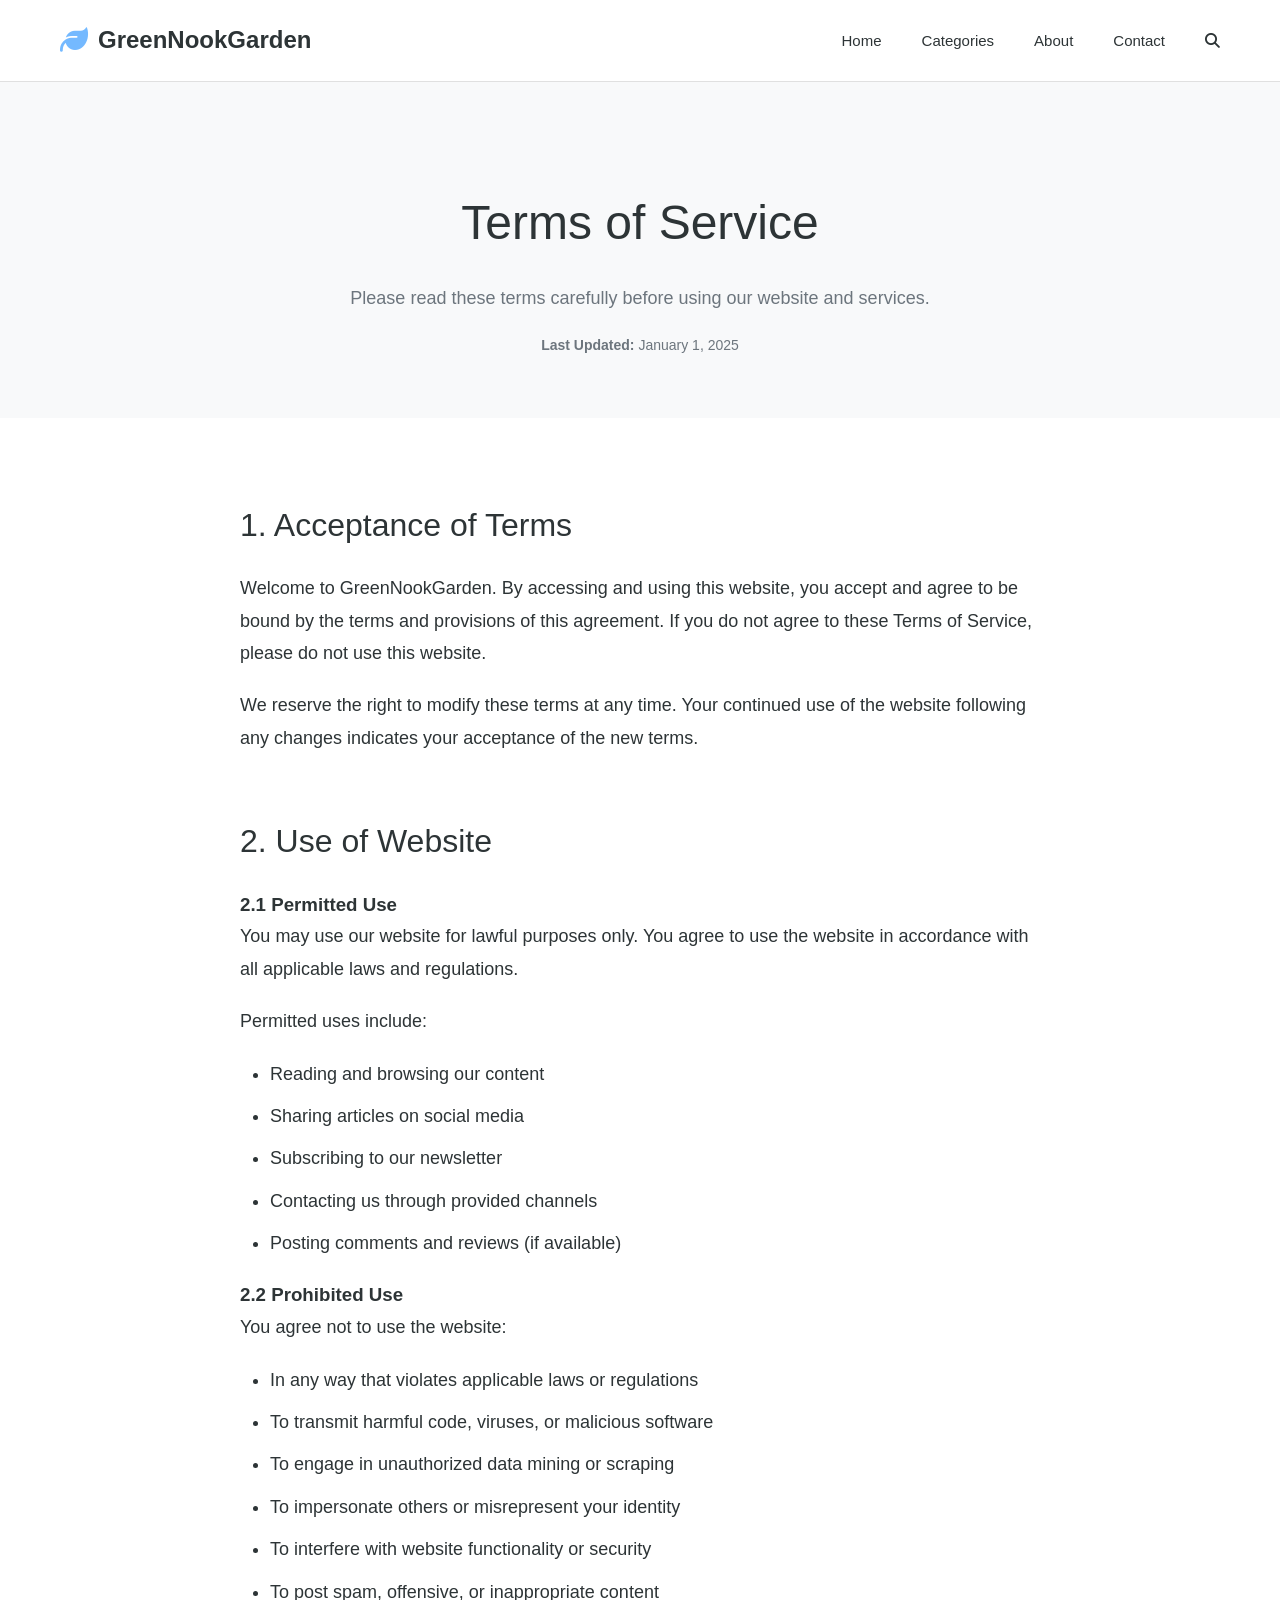
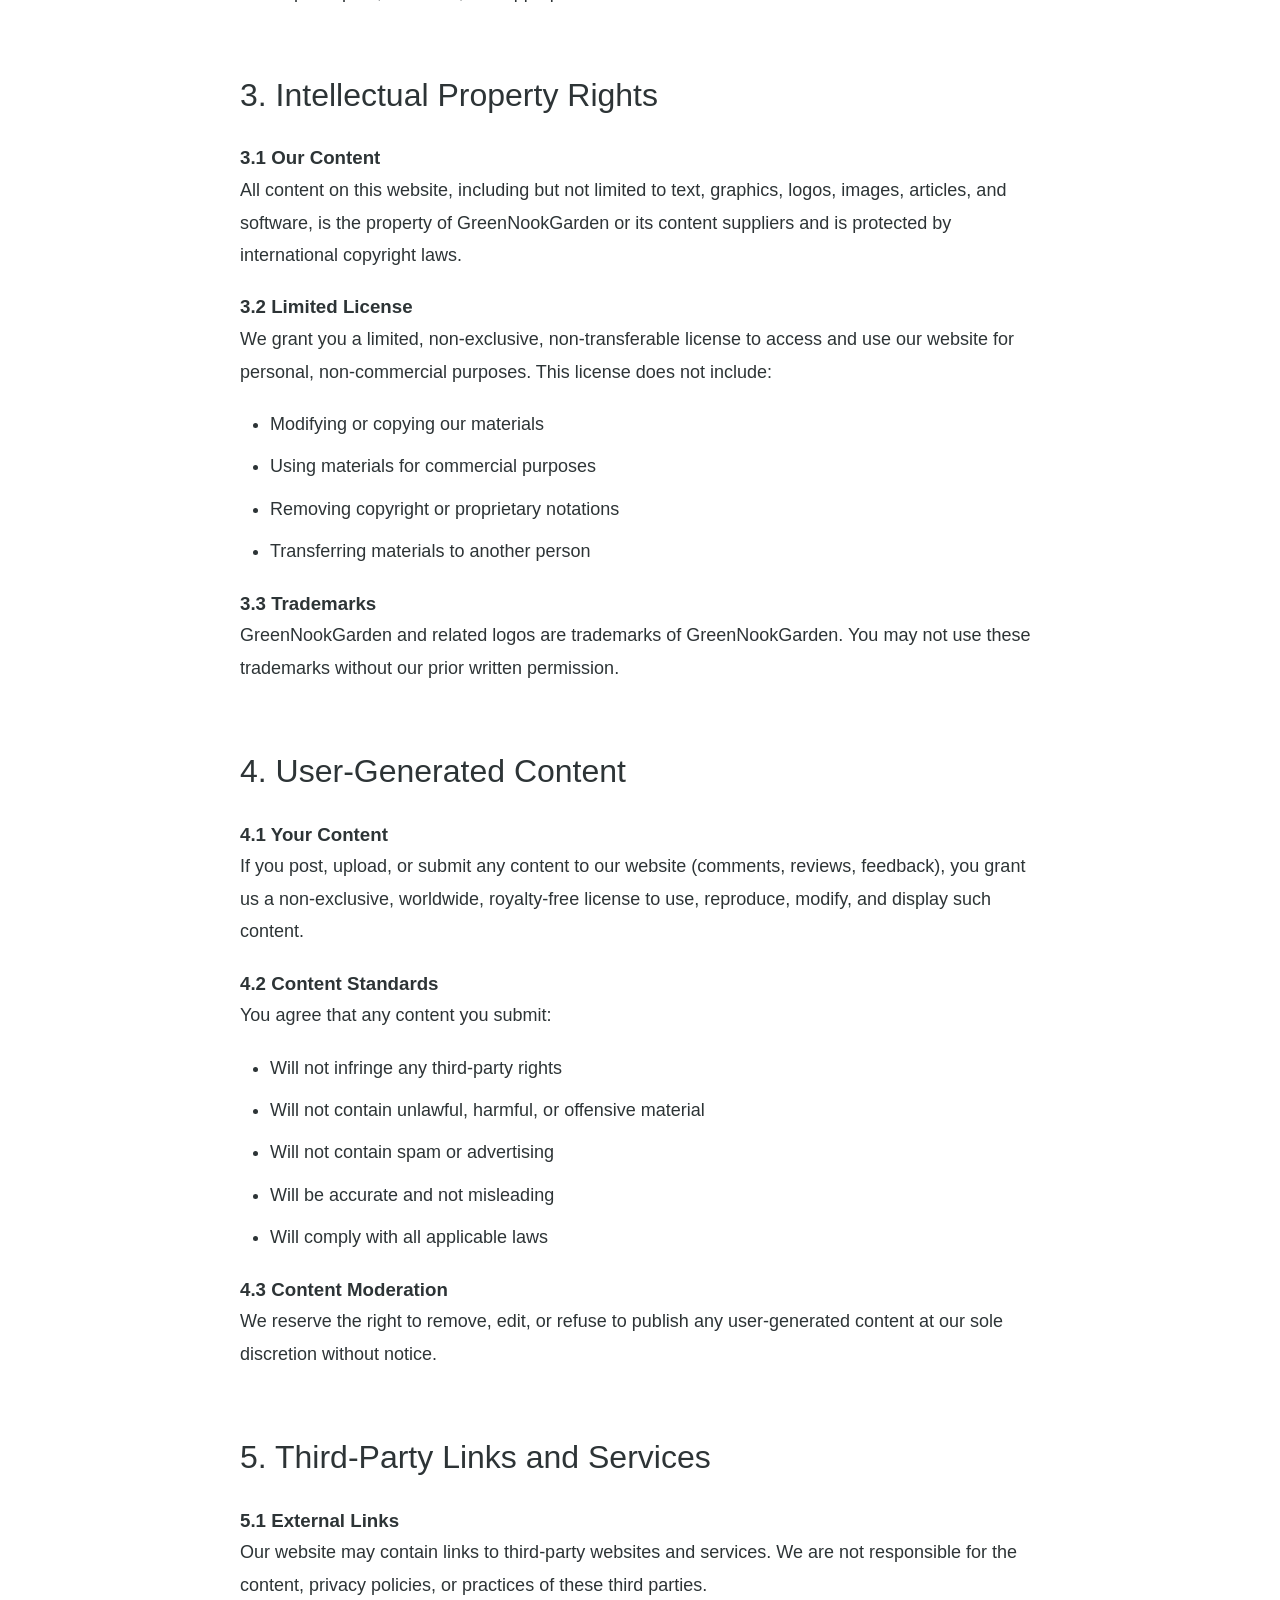
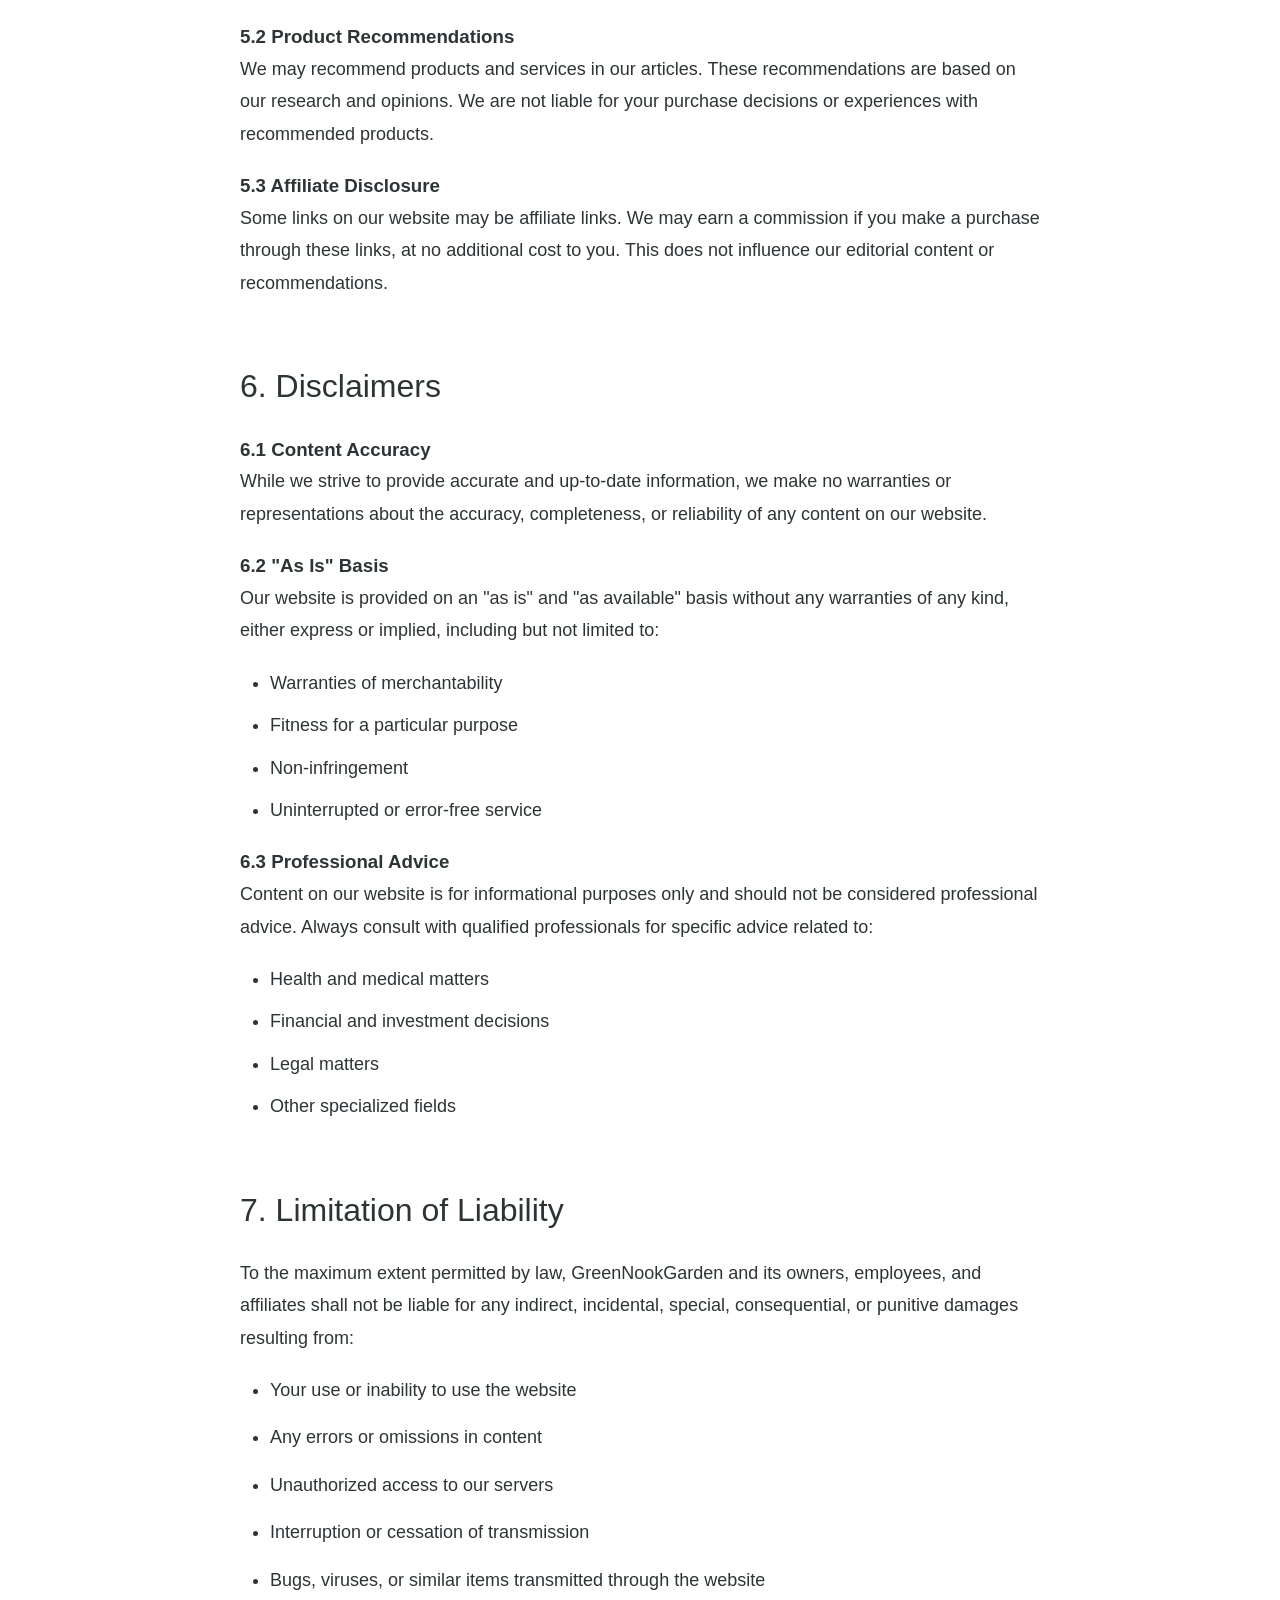
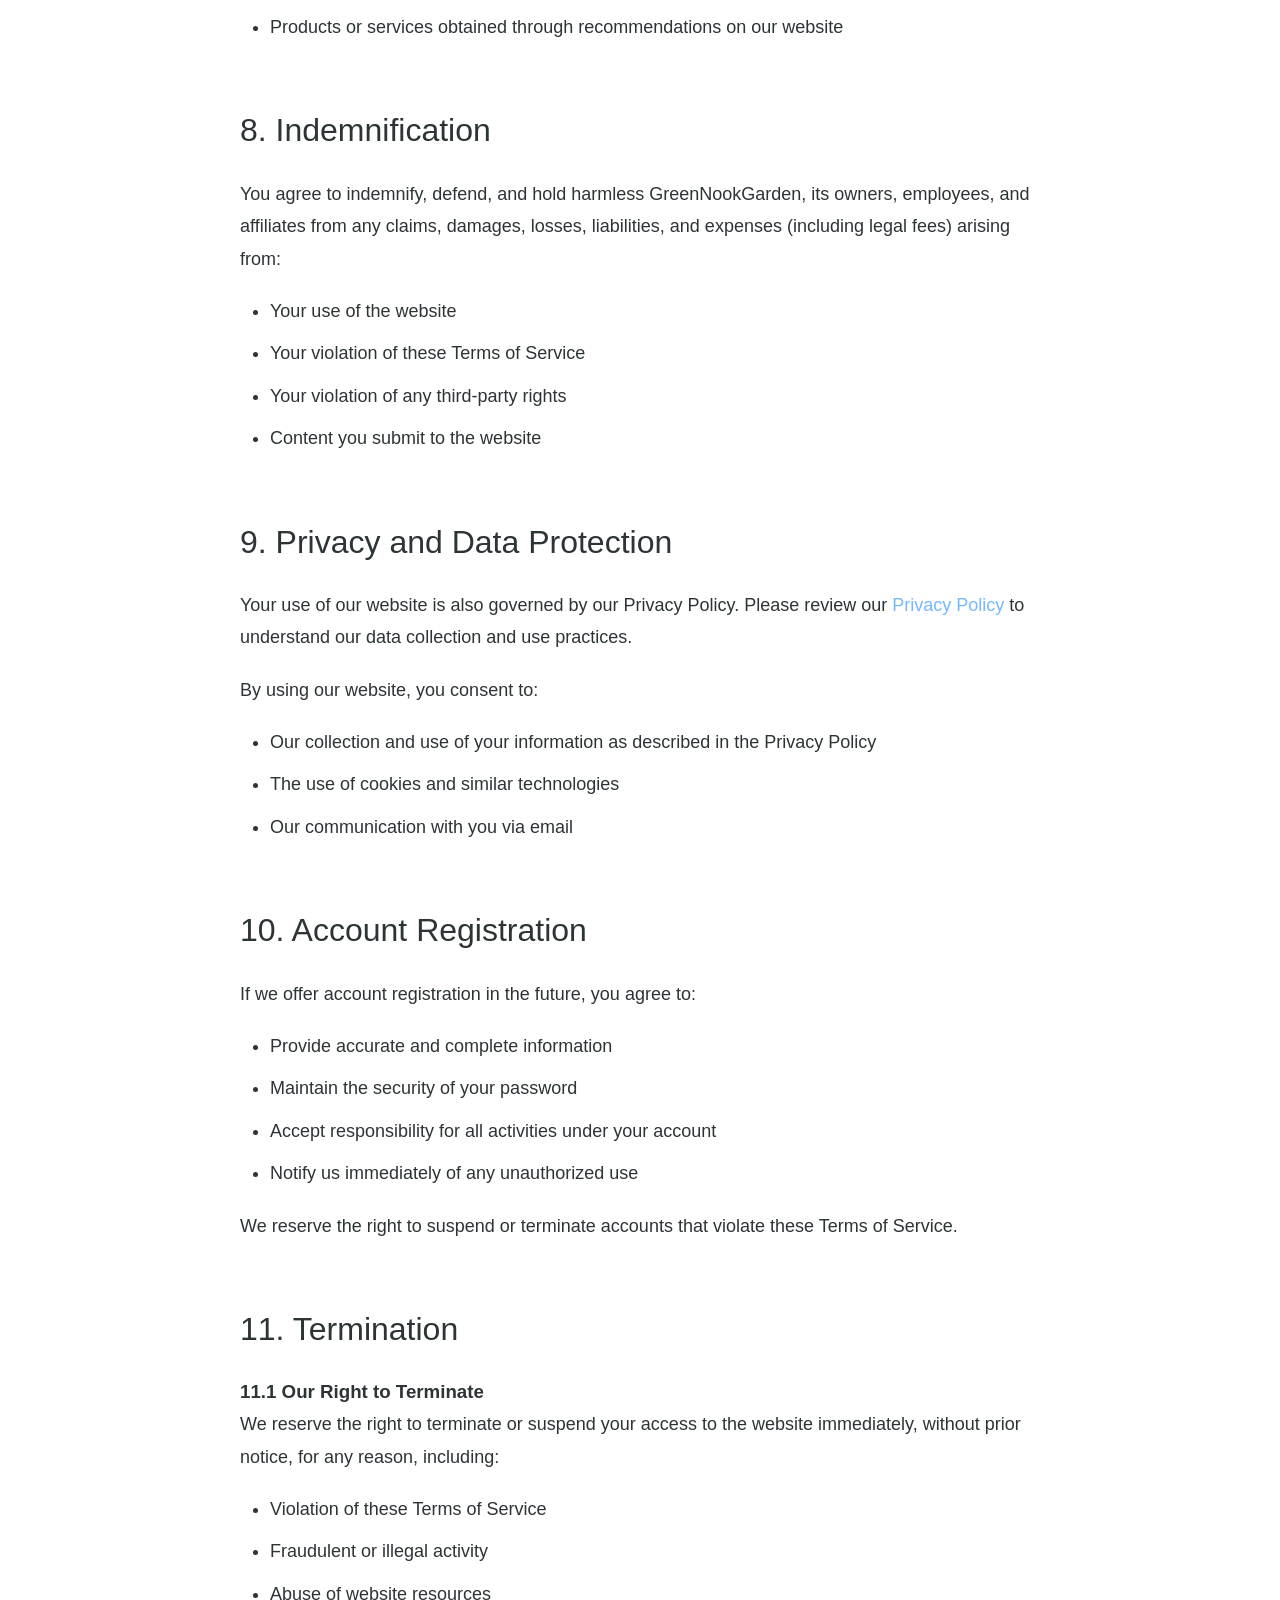
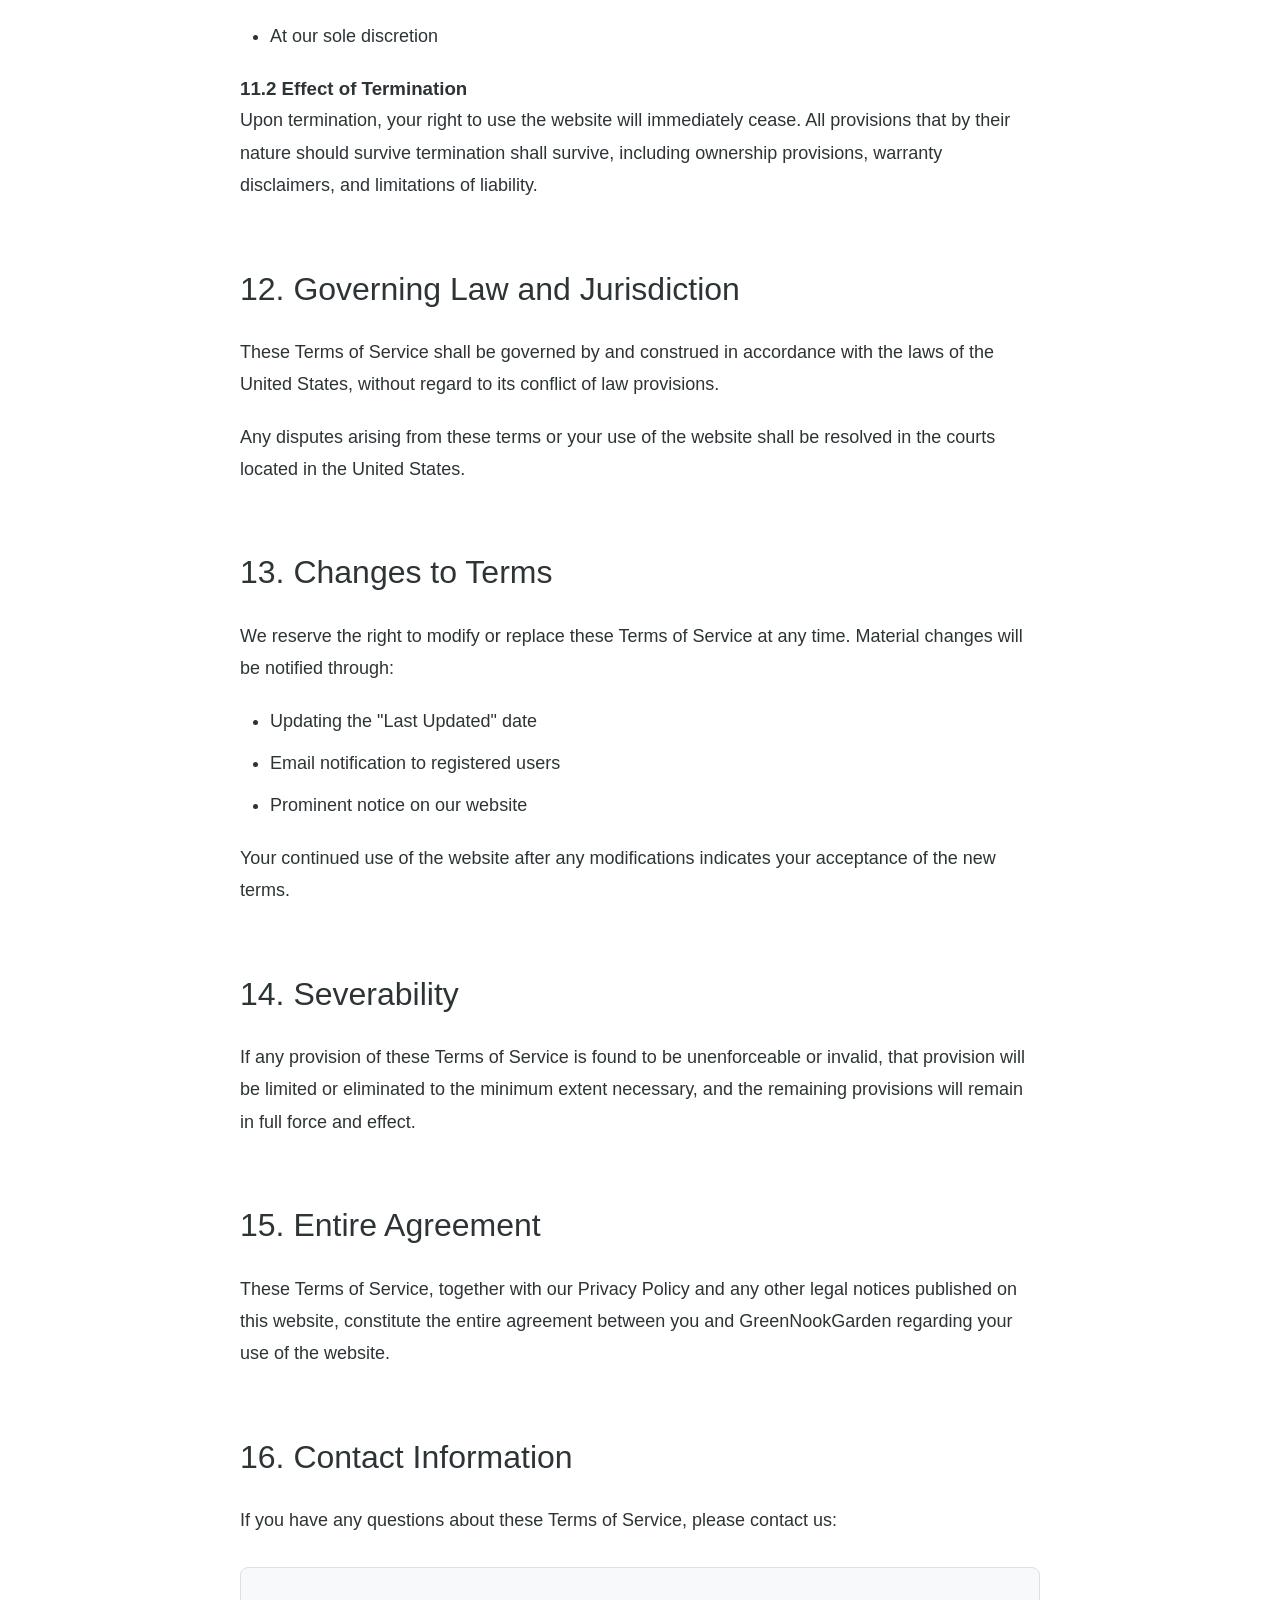
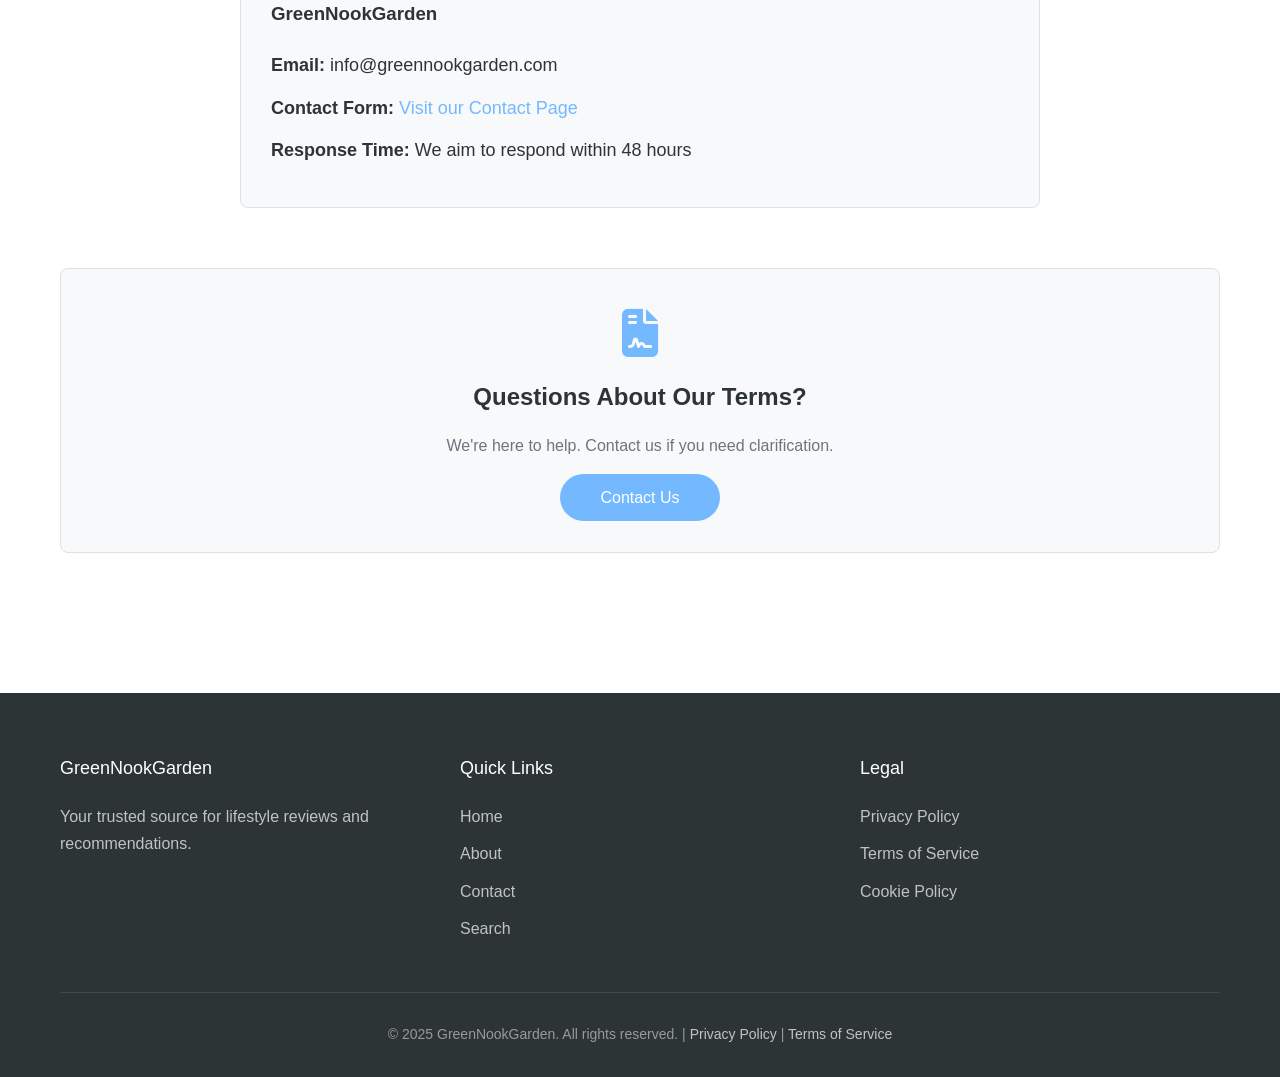
<file: terms-of-service.html>
<!DOCTYPE html>
<html lang="en">
<head>
    <meta charset="UTF-8">
    <meta name="viewport" content="width=device-width, initial-scale=1.0">
    <title>Terms of Service - GreenNookGarden</title>
    <link rel="stylesheet" href="css/style.css">
    <link rel="stylesheet" href="https://cdnjs.cloudflare.com/ajax/libs/font-awesome/6.4.0/css/all.min.css">
</head>
<body>
    <!-- Header -->
    <header class="header">
        <div class="container">
            <div class="header-content">
                <div class="logo">
                    <a href="index.html">
                        <i class="fas fa-leaf"></i>
                        <span>GreenNookGarden</span>
                    </a>
                </div>
                <nav class="nav">
                    <ul class="nav-list">
                        <li><a href="index.html">Home</a></li>
                        <li><a href="index.html#categories">Categories</a></li>
                        <li><a href="about.html">About</a></li>
                        <li><a href="contact.html">Contact</a></li>
                        <li><a href="search.html"><i class="fas fa-search"></i></a></li>
                    </ul>
                </nav>
                <button class="mobile-menu-toggle" aria-label="Toggle menu">
                    <span></span>
                    <span></span>
                    <span></span>
                </button>
            </div>
        </div>
    </header>

    <!-- Page Header -->
    <section class="page-header">
        <div class="container">
            <h1 class="page-title">Terms of Service</h1>
            <p class="page-subtitle">Please read these terms carefully before using our website and services.</p>
            <p style="margin-top: 20px; font-size: 14px; color: var(--text-light);">
                <strong>Last Updated:</strong> January 1, 2025
            </p>
        </div>
    </section>

    <!-- Terms of Service Content -->
    <section class="page-content">
        <div class="container">
            <div class="content-section">
                <h2>1. Acceptance of Terms</h2>
                <p>Welcome to GreenNookGarden. By accessing and using this website, you accept and agree to be bound by the terms and provisions of this agreement. If you do not agree to these Terms of Service, please do not use this website.</p>
                
                <p>We reserve the right to modify these terms at any time. Your continued use of the website following any changes indicates your acceptance of the new terms.</p>
            </div>

            <div class="content-section">
                <h2>2. Use of Website</h2>
                
                <h3>2.1 Permitted Use</h3>
                <p>You may use our website for lawful purposes only. You agree to use the website in accordance with all applicable laws and regulations.</p>
                
                <p>Permitted uses include:</p>
                <ul style="margin: 20px 0; padding-left: 30px;">
                    <li style="margin-bottom: 10px; font-size: 18px; line-height: 1.8;">Reading and browsing our content</li>
                    <li style="margin-bottom: 10px; font-size: 18px; line-height: 1.8;">Sharing articles on social media</li>
                    <li style="margin-bottom: 10px; font-size: 18px; line-height: 1.8;">Subscribing to our newsletter</li>
                    <li style="margin-bottom: 10px; font-size: 18px; line-height: 1.8;">Contacting us through provided channels</li>
                    <li style="margin-bottom: 10px; font-size: 18px; line-height: 1.8;">Posting comments and reviews (if available)</li>
                </ul>

                <h3>2.2 Prohibited Use</h3>
                <p>You agree not to use the website:</p>
                <ul style="margin: 20px 0; padding-left: 30px;">
                    <li style="margin-bottom: 10px; font-size: 18px; line-height: 1.8;">In any way that violates applicable laws or regulations</li>
                    <li style="margin-bottom: 10px; font-size: 18px; line-height: 1.8;">To transmit harmful code, viruses, or malicious software</li>
                    <li style="margin-bottom: 10px; font-size: 18px; line-height: 1.8;">To engage in unauthorized data mining or scraping</li>
                    <li style="margin-bottom: 10px; font-size: 18px; line-height: 1.8;">To impersonate others or misrepresent your identity</li>
                    <li style="margin-bottom: 10px; font-size: 18px; line-height: 1.8;">To interfere with website functionality or security</li>
                    <li style="margin-bottom: 10px; font-size: 18px; line-height: 1.8;">To post spam, offensive, or inappropriate content</li>
                </ul>
            </div>

            <div class="content-section">
                <h2>3. Intellectual Property Rights</h2>
                
                <h3>3.1 Our Content</h3>
                <p>All content on this website, including but not limited to text, graphics, logos, images, articles, and software, is the property of GreenNookGarden or its content suppliers and is protected by international copyright laws.</p>

                <h3>3.2 Limited License</h3>
                <p>We grant you a limited, non-exclusive, non-transferable license to access and use our website for personal, non-commercial purposes. This license does not include:</p>
                <ul style="margin: 20px 0; padding-left: 30px;">
                    <li style="margin-bottom: 10px; font-size: 18px; line-height: 1.8;">Modifying or copying our materials</li>
                    <li style="margin-bottom: 10px; font-size: 18px; line-height: 1.8;">Using materials for commercial purposes</li>
                    <li style="margin-bottom: 10px; font-size: 18px; line-height: 1.8;">Removing copyright or proprietary notations</li>
                    <li style="margin-bottom: 10px; font-size: 18px; line-height: 1.8;">Transferring materials to another person</li>
                </ul>

                <h3>3.3 Trademarks</h3>
                <p>GreenNookGarden and related logos are trademarks of GreenNookGarden. You may not use these trademarks without our prior written permission.</p>
            </div>

            <div class="content-section">
                <h2>4. User-Generated Content</h2>
                
                <h3>4.1 Your Content</h3>
                <p>If you post, upload, or submit any content to our website (comments, reviews, feedback), you grant us a non-exclusive, worldwide, royalty-free license to use, reproduce, modify, and display such content.</p>

                <h3>4.2 Content Standards</h3>
                <p>You agree that any content you submit:</p>
                <ul style="margin: 20px 0; padding-left: 30px;">
                    <li style="margin-bottom: 10px; font-size: 18px; line-height: 1.8;">Will not infringe any third-party rights</li>
                    <li style="margin-bottom: 10px; font-size: 18px; line-height: 1.8;">Will not contain unlawful, harmful, or offensive material</li>
                    <li style="margin-bottom: 10px; font-size: 18px; line-height: 1.8;">Will not contain spam or advertising</li>
                    <li style="margin-bottom: 10px; font-size: 18px; line-height: 1.8;">Will be accurate and not misleading</li>
                    <li style="margin-bottom: 10px; font-size: 18px; line-height: 1.8;">Will comply with all applicable laws</li>
                </ul>

                <h3>4.3 Content Moderation</h3>
                <p>We reserve the right to remove, edit, or refuse to publish any user-generated content at our sole discretion without notice.</p>
            </div>

            <div class="content-section">
                <h2>5. Third-Party Links and Services</h2>
                
                <h3>5.1 External Links</h3>
                <p>Our website may contain links to third-party websites and services. We are not responsible for the content, privacy policies, or practices of these third parties.</p>

                <h3>5.2 Product Recommendations</h3>
                <p>We may recommend products and services in our articles. These recommendations are based on our research and opinions. We are not liable for your purchase decisions or experiences with recommended products.</p>

                <h3>5.3 Affiliate Disclosure</h3>
                <p>Some links on our website may be affiliate links. We may earn a commission if you make a purchase through these links, at no additional cost to you. This does not influence our editorial content or recommendations.</p>
            </div>

            <div class="content-section">
                <h2>6. Disclaimers</h2>
                
                <h3>6.1 Content Accuracy</h3>
                <p>While we strive to provide accurate and up-to-date information, we make no warranties or representations about the accuracy, completeness, or reliability of any content on our website.</p>

                <h3>6.2 "As Is" Basis</h3>
                <p>Our website is provided on an "as is" and "as available" basis without any warranties of any kind, either express or implied, including but not limited to:</p>
                <ul style="margin: 20px 0; padding-left: 30px;">
                    <li style="margin-bottom: 10px; font-size: 18px; line-height: 1.8;">Warranties of merchantability</li>
                    <li style="margin-bottom: 10px; font-size: 18px; line-height: 1.8;">Fitness for a particular purpose</li>
                    <li style="margin-bottom: 10px; font-size: 18px; line-height: 1.8;">Non-infringement</li>
                    <li style="margin-bottom: 10px; font-size: 18px; line-height: 1.8;">Uninterrupted or error-free service</li>
                </ul>

                <h3>6.3 Professional Advice</h3>
                <p>Content on our website is for informational purposes only and should not be considered professional advice. Always consult with qualified professionals for specific advice related to:</p>
                <ul style="margin: 20px 0; padding-left: 30px;">
                    <li style="margin-bottom: 10px; font-size: 18px; line-height: 1.8;">Health and medical matters</li>
                    <li style="margin-bottom: 10px; font-size: 18px; line-height: 1.8;">Financial and investment decisions</li>
                    <li style="margin-bottom: 10px; font-size: 18px; line-height: 1.8;">Legal matters</li>
                    <li style="margin-bottom: 10px; font-size: 18px; line-height: 1.8;">Other specialized fields</li>
                </ul>
            </div>

            <div class="content-section">
                <h2>7. Limitation of Liability</h2>
                
                <p>To the maximum extent permitted by law, GreenNookGarden and its owners, employees, and affiliates shall not be liable for any indirect, incidental, special, consequential, or punitive damages resulting from:</p>
                
                <ul style="margin: 20px 0; padding-left: 30px;">
                    <li style="margin-bottom: 15px; font-size: 18px; line-height: 1.8;">Your use or inability to use the website</li>
                    <li style="margin-bottom: 15px; font-size: 18px; line-height: 1.8;">Any errors or omissions in content</li>
                    <li style="margin-bottom: 15px; font-size: 18px; line-height: 1.8;">Unauthorized access to our servers</li>
                    <li style="margin-bottom: 15px; font-size: 18px; line-height: 1.8;">Interruption or cessation of transmission</li>
                    <li style="margin-bottom: 15px; font-size: 18px; line-height: 1.8;">Bugs, viruses, or similar items transmitted through the website</li>
                    <li style="margin-bottom: 15px; font-size: 18px; line-height: 1.8;">Products or services obtained through recommendations on our website</li>
                </ul>
            </div>

            <div class="content-section">
                <h2>8. Indemnification</h2>
                <p>You agree to indemnify, defend, and hold harmless GreenNookGarden, its owners, employees, and affiliates from any claims, damages, losses, liabilities, and expenses (including legal fees) arising from:</p>
                
                <ul style="margin: 20px 0; padding-left: 30px;">
                    <li style="margin-bottom: 10px; font-size: 18px; line-height: 1.8;">Your use of the website</li>
                    <li style="margin-bottom: 10px; font-size: 18px; line-height: 1.8;">Your violation of these Terms of Service</li>
                    <li style="margin-bottom: 10px; font-size: 18px; line-height: 1.8;">Your violation of any third-party rights</li>
                    <li style="margin-bottom: 10px; font-size: 18px; line-height: 1.8;">Content you submit to the website</li>
                </ul>
            </div>

            <div class="content-section">
                <h2>9. Privacy and Data Protection</h2>
                <p>Your use of our website is also governed by our Privacy Policy. Please review our <a href="privacy-policy.html" style="color: var(--accent-color);">Privacy Policy</a> to understand our data collection and use practices.</p>
                
                <p>By using our website, you consent to:</p>
                <ul style="margin: 20px 0; padding-left: 30px;">
                    <li style="margin-bottom: 10px; font-size: 18px; line-height: 1.8;">Our collection and use of your information as described in the Privacy Policy</li>
                    <li style="margin-bottom: 10px; font-size: 18px; line-height: 1.8;">The use of cookies and similar technologies</li>
                    <li style="margin-bottom: 10px; font-size: 18px; line-height: 1.8;">Our communication with you via email</li>
                </ul>
            </div>

            <div class="content-section">
                <h2>10. Account Registration</h2>
                <p>If we offer account registration in the future, you agree to:</p>
                
                <ul style="margin: 20px 0; padding-left: 30px;">
                    <li style="margin-bottom: 10px; font-size: 18px; line-height: 1.8;">Provide accurate and complete information</li>
                    <li style="margin-bottom: 10px; font-size: 18px; line-height: 1.8;">Maintain the security of your password</li>
                    <li style="margin-bottom: 10px; font-size: 18px; line-height: 1.8;">Accept responsibility for all activities under your account</li>
                    <li style="margin-bottom: 10px; font-size: 18px; line-height: 1.8;">Notify us immediately of any unauthorized use</li>
                </ul>

                <p>We reserve the right to suspend or terminate accounts that violate these Terms of Service.</p>
            </div>

            <div class="content-section">
                <h2>11. Termination</h2>
                
                <h3>11.1 Our Right to Terminate</h3>
                <p>We reserve the right to terminate or suspend your access to the website immediately, without prior notice, for any reason, including:</p>
                <ul style="margin: 20px 0; padding-left: 30px;">
                    <li style="margin-bottom: 10px; font-size: 18px; line-height: 1.8;">Violation of these Terms of Service</li>
                    <li style="margin-bottom: 10px; font-size: 18px; line-height: 1.8;">Fraudulent or illegal activity</li>
                    <li style="margin-bottom: 10px; font-size: 18px; line-height: 1.8;">Abuse of website resources</li>
                    <li style="margin-bottom: 10px; font-size: 18px; line-height: 1.8;">At our sole discretion</li>
                </ul>

                <h3>11.2 Effect of Termination</h3>
                <p>Upon termination, your right to use the website will immediately cease. All provisions that by their nature should survive termination shall survive, including ownership provisions, warranty disclaimers, and limitations of liability.</p>
            </div>

            <div class="content-section">
                <h2>12. Governing Law and Jurisdiction</h2>
                <p>These Terms of Service shall be governed by and construed in accordance with the laws of the United States, without regard to its conflict of law provisions.</p>
                
                <p>Any disputes arising from these terms or your use of the website shall be resolved in the courts located in the United States.</p>
            </div>

            <div class="content-section">
                <h2>13. Changes to Terms</h2>
                <p>We reserve the right to modify or replace these Terms of Service at any time. Material changes will be notified through:</p>
                
                <ul style="margin: 20px 0; padding-left: 30px;">
                    <li style="margin-bottom: 10px; font-size: 18px; line-height: 1.8;">Updating the "Last Updated" date</li>
                    <li style="margin-bottom: 10px; font-size: 18px; line-height: 1.8;">Email notification to registered users</li>
                    <li style="margin-bottom: 10px; font-size: 18px; line-height: 1.8;">Prominent notice on our website</li>
                </ul>

                <p>Your continued use of the website after any modifications indicates your acceptance of the new terms.</p>
            </div>

            <div class="content-section">
                <h2>14. Severability</h2>
                <p>If any provision of these Terms of Service is found to be unenforceable or invalid, that provision will be limited or eliminated to the minimum extent necessary, and the remaining provisions will remain in full force and effect.</p>
            </div>

            <div class="content-section">
                <h2>15. Entire Agreement</h2>
                <p>These Terms of Service, together with our Privacy Policy and any other legal notices published on this website, constitute the entire agreement between you and GreenNookGarden regarding your use of the website.</p>
            </div>

            <div class="content-section">
                <h2>16. Contact Information</h2>
                <p>If you have any questions about these Terms of Service, please contact us:</p>

                <div style="background: var(--bg-light); padding: 30px; border-radius: 8px; margin: 30px 0; border: 1px solid var(--border-color);">
                    <h3 style="margin-bottom: 20px;">GreenNookGarden</h3>
                    <p style="margin-bottom: 10px;"><strong>Email:</strong> info@greennookgarden.com</p>
                    <p style="margin-bottom: 10px;"><strong>Contact Form:</strong> <a href="contact.html" style="color: var(--accent-color);">Visit our Contact Page</a></p>
                    <p style="margin-bottom: 10px;"><strong>Response Time:</strong> We aim to respond within 48 hours</p>
                </div>
            </div>

            <div style="text-align: center; margin: 60px 0; padding: 40px; background: var(--bg-light); border-radius: 8px; border: 1px solid var(--border-color);">
                <i class="fas fa-file-contract" style="font-size: 48px; color: var(--accent-color); margin-bottom: 20px;"></i>
                <h3 style="margin-bottom: 15px; font-size: 24px;">Questions About Our Terms?</h3>
                <p style="font-size: 16px; color: var(--text-light); margin-bottom: 25px;">We're here to help. Contact us if you need clarification.</p>
                <a href="contact.html" class="submit-btn">Contact Us</a>
            </div>

        </div>
    </section>

    <!-- Footer -->
    <footer class="footer">
        <div class="container">
            <div class="footer-content">
                <div class="footer-section">
                    <h4>GreenNookGarden</h4>
                    <p>Your trusted source for lifestyle reviews and recommendations.</p>
                </div>
                <div class="footer-section">
                    <h4>Quick Links</h4>
                    <ul>
                        <li><a href="index.html">Home</a></li>
                        <li><a href="about.html">About</a></li>
                        <li><a href="contact.html">Contact</a></li>
                        <li><a href="search.html">Search</a></li>
                    </ul>
                </div>
                <div class="footer-section">
                    <h4>Legal</h4>
                    <ul>
                        <li><a href="privacy-policy.html">Privacy Policy</a></li>
                        <li><a href="terms-of-service.html">Terms of Service</a></li>
                        <li><a href="#">Cookie Policy</a></li>
                    </ul>
                </div>
            </div>
            <div class="footer-bottom">
                <p>&copy; 2025 GreenNookGarden. All rights reserved. | <a href="privacy-policy.html" style="color: rgba(255, 255, 255, 0.7);">Privacy Policy</a> | <a href="terms-of-service.html" style="color: rgba(255, 255, 255, 0.7);">Terms of Service</a></p>
            </div>
        </div>
    </footer>

    <script src="js/main.js"></script>
</body>
</html>
</file>
<file: css/style.css>
/* ===================================
   GreenNookGarden - Minimalist Style
   =================================== */

/* CSS Reset & Base Styles */
* {
    margin: 0;
    padding: 0;
    box-sizing: border-box;
}

:root {
    --primary-color: #2d3436;
    --secondary-color: #6c757d;
    --accent-color: #74b9ff;
    --bg-color: #ffffff;
    --bg-light: #f8f9fa;
    --text-color: #2d3436;
    --text-light: #6c757d;
    --border-color: #e0e0e0;
    --transition: all 0.3s cubic-bezier(0.4, 0, 0.2, 1);
}

html {
    scroll-behavior: smooth;
}

body {
    font-family: -apple-system, BlinkMacSystemFont, 'Segoe UI', Roboto, Oxygen, Ubuntu, Cantarell, sans-serif;
    line-height: 1.7;
    color: var(--text-color);
    background-color: var(--bg-color);
    overflow-x: hidden;
}

.container {
    max-width: 1200px;
    margin: 0 auto;
    padding: 0 20px;
}

a {
    text-decoration: none;
    color: inherit;
    transition: var(--transition);
}

img {
    max-width: 100%;
    height: auto;
    display: block;
}

/* ===================================
   Header
   =================================== */
.header {
    position: sticky;
    top: 0;
    background: rgba(255, 255, 255, 0.95);
    backdrop-filter: blur(10px);
    border-bottom: 1px solid var(--border-color);
    z-index: 1000;
    padding: 20px 0;
    animation: slideDown 0.5s ease;
}

@keyframes slideDown {
    from {
        transform: translateY(-100%);
        opacity: 0;
    }
    to {
        transform: translateY(0);
        opacity: 1;
    }
}

.header-content {
    display: flex;
    justify-content: space-between;
    align-items: center;
}

.logo a {
    display: flex;
    align-items: center;
    gap: 10px;
    font-size: 24px;
    font-weight: 600;
    color: var(--primary-color);
}

.logo i {
    color: var(--accent-color);
    font-size: 28px;
}

.nav-list {
    display: flex;
    list-style: none;
    gap: 40px;
}

.nav-list a {
    font-size: 15px;
    font-weight: 500;
    color: var(--text-color);
    position: relative;
}

.nav-list a::after {
    content: '';
    position: absolute;
    bottom: -5px;
    left: 0;
    width: 0;
    height: 2px;
    background: var(--accent-color);
    transition: var(--transition);
}

.nav-list a:hover::after,
.nav-list a.active::after {
    width: 100%;
}

.mobile-menu-toggle {
    display: none;
    flex-direction: column;
    gap: 5px;
    background: none;
    border: none;
    cursor: pointer;
    padding: 5px;
}

.mobile-menu-toggle span {
    width: 25px;
    height: 2px;
    background: var(--primary-color);
    transition: var(--transition);
}

/* ===================================
   Hero Section
   =================================== */
.hero {
    padding: 120px 0;
    text-align: center;
    background: linear-gradient(135deg, #f8f9fa 0%, #ffffff 100%);
    animation: fadeIn 1s ease;
}

@keyframes fadeIn {
    from {
        opacity: 0;
        transform: translateY(20px);
    }
    to {
        opacity: 1;
        transform: translateY(0);
    }
}

.hero-title {
    font-size: 56px;
    font-weight: 300;
    letter-spacing: -1px;
    margin-bottom: 20px;
    color: var(--primary-color);
}

.hero-subtitle {
    font-size: 20px;
    color: var(--text-light);
    font-weight: 300;
}

/* ===================================
   Search Section
   =================================== */
.search-section {
    padding: 60px 0;
}

.search-box {
    max-width: 600px;
    margin: 0 auto;
    position: relative;
    display: flex;
    align-items: center;
    background: var(--bg-light);
    border-radius: 50px;
    padding: 15px 30px;
    border: 1px solid var(--border-color);
    transition: var(--transition);
}

.search-box:hover {
    border-color: var(--accent-color);
    box-shadow: 0 5px 20px rgba(116, 185, 255, 0.1);
}

.search-box:focus-within {
    border-color: var(--accent-color);
    box-shadow: 0 8px 30px rgba(116, 185, 255, 0.15);
}

.search-box i {
    color: var(--text-light);
    margin-right: 15px;
}

.search-icon-btn {
    transition: var(--transition);
}

.search-icon-btn:hover {
    color: var(--accent-color);
    transform: scale(1.2);
}

.search-box input {
    border: none;
    background: none;
    width: 100%;
    font-size: 16px;
    outline: none;
    color: var(--text-color);
}

.search-box input::placeholder {
    color: var(--text-light);
}

.advanced-search-btn {
    background: var(--accent-color);
    border: none;
    color: white;
    width: 40px;
    height: 40px;
    border-radius: 50%;
    cursor: pointer;
    display: flex;
    align-items: center;
    justify-content: center;
    transition: var(--transition);
    margin-left: 10px;
    flex-shrink: 0;
}

.advanced-search-btn:hover {
    background: var(--primary-color);
    transform: rotate(90deg);
}

/* ===================================
   Categories
   =================================== */
.categories {
    padding: 80px 0;
    background: var(--bg-light);
}

.section-title {
    font-size: 36px;
    font-weight: 300;
    text-align: center;
    margin-bottom: 60px;
    color: var(--primary-color);
}

.category-grid {
    display: grid;
    grid-template-columns: repeat(auto-fit, minmax(250px, 1fr));
    gap: 30px;
}

.category-card {
    background: var(--bg-color);
    padding: 50px 30px;
    text-align: center;
    border-radius: 8px;
    border: 1px solid var(--border-color);
    cursor: pointer;
    transition: var(--transition);
    position: relative;
    overflow: hidden;
}

.category-card::after {
    content: '→';
    position: absolute;
    right: 20px;
    top: 50%;
    transform: translateY(-50%) translateX(10px);
    font-size: 24px;
    color: var(--accent-color);
    opacity: 0;
    transition: var(--transition);
}

.category-card:hover {
    transform: translateY(-5px);
    box-shadow: 0 10px 40px rgba(0, 0, 0, 0.08);
    border-color: var(--accent-color);
    background: linear-gradient(135deg, var(--bg-color) 0%, #f0f8ff 100%);
}

.category-card:hover::after {
    opacity: 1;
    transform: translateY(-50%) translateX(0);
}

.category-card:active {
    transform: translateY(-2px);
}

.category-card i {
    font-size: 48px;
    color: var(--accent-color);
    margin-bottom: 20px;
    display: block;
}

.category-card h3 {
    font-size: 18px;
    font-weight: 500;
    color: var(--primary-color);
}

/* ===================================
   Articles Section
   =================================== */
.articles {
    padding: 80px 0;
}

.articles-grid {
    display: grid;
    grid-template-columns: repeat(auto-fill, minmax(350px, 1fr));
    gap: 40px;
    margin-bottom: 60px;
}

.article-card {
    background: var(--bg-color);
    border-radius: 8px;
    overflow: hidden;
    border: 1px solid var(--border-color);
    transition: var(--transition);
    animation: fadeInUp 0.6s ease;
}

@keyframes fadeInUp {
    from {
        opacity: 0;
        transform: translateY(30px);
    }
    to {
        opacity: 1;
        transform: translateY(0);
    }
}

.article-card:hover {
    transform: translateY(-8px);
    box-shadow: 0 15px 50px rgba(0, 0, 0, 0.1);
}

.article-image {
    width: 100%;
    height: 240px;
    overflow: hidden;
}

.article-image img {
    width: 100%;
    height: 100%;
    object-fit: cover;
    transition: transform 0.5s ease;
}

.article-card:hover .article-image img {
    transform: scale(1.05);
}

.article-content {
    padding: 30px;
}

.article-category {
    display: inline-block;
    font-size: 12px;
    text-transform: uppercase;
    letter-spacing: 1px;
    color: var(--accent-color);
    font-weight: 600;
    margin-bottom: 15px;
}

.article-title {
    font-size: 22px;
    font-weight: 500;
    margin-bottom: 15px;
    line-height: 1.4;
}

.article-title a {
    color: var(--primary-color);
}

.article-title a:hover {
    color: var(--accent-color);
}

.article-excerpt {
    color: var(--text-light);
    font-size: 15px;
    line-height: 1.7;
    margin-bottom: 20px;
}

.article-meta {
    display: flex;
    align-items: center;
    gap: 15px;
    font-size: 14px;
    color: var(--text-light);
}

.article-date i {
    margin-right: 5px;
}

/* ===================================
   Pagination
   =================================== */
.pagination {
    display: flex;
    justify-content: center;
    gap: 10px;
    margin-top: 40px;
}

.pagination-btn {
    width: 45px;
    height: 45px;
    border: 1px solid var(--border-color);
    background: var(--bg-color);
    color: var(--text-color);
    border-radius: 50%;
    cursor: pointer;
    font-size: 15px;
    font-weight: 500;
    transition: var(--transition);
}

.pagination-btn:hover {
    border-color: var(--accent-color);
    color: var(--accent-color);
}

.pagination-btn.active {
    background: var(--accent-color);
    color: white;
    border-color: var(--accent-color);
}

/* ===================================
   Social Widget
   =================================== */
.social-widget {
    padding: 60px 0;
    background: var(--bg-light);
    text-align: center;
}

.social-widget h3 {
    font-size: 24px;
    font-weight: 400;
    margin-bottom: 30px;
    color: var(--primary-color);
}

.social-links {
    display: flex;
    justify-content: center;
    gap: 20px;
}

.social-links a {
    width: 50px;
    height: 50px;
    display: flex;
    align-items: center;
    justify-content: center;
    border: 1px solid var(--border-color);
    border-radius: 50%;
    background: var(--bg-color);
    color: var(--text-color);
    font-size: 20px;
    transition: var(--transition);
}

.social-links a:hover {
    background: var(--accent-color);
    color: white;
    border-color: var(--accent-color);
    transform: translateY(-3px);
}

/* ===================================
   Footer
   =================================== */
.footer {
    background: var(--primary-color);
    color: white;
    padding: 60px 0 30px;
}

.footer-content {
    display: grid;
    grid-template-columns: repeat(auto-fit, minmax(250px, 1fr));
    gap: 40px;
    margin-bottom: 40px;
}

.footer-section h4 {
    font-size: 18px;
    font-weight: 500;
    margin-bottom: 20px;
}

.footer-section p {
    color: rgba(255, 255, 255, 0.7);
    line-height: 1.7;
}

.footer-section ul {
    list-style: none;
}

.footer-section ul li {
    margin-bottom: 10px;
}

.footer-section ul li a {
    color: rgba(255, 255, 255, 0.7);
    transition: var(--transition);
}

.footer-section ul li a:hover {
    color: var(--accent-color);
}

.footer-bottom {
    text-align: center;
    padding-top: 30px;
    border-top: 1px solid rgba(255, 255, 255, 0.1);
}

.footer-bottom p {
    color: rgba(255, 255, 255, 0.5);
    font-size: 14px;
}

/* ===================================
   Article Detail Page
   =================================== */
.article-detail {
    padding: 80px 0;
}

.article-header {
    max-width: 800px;
    margin: 0 auto 60px;
    text-align: center;
}

.article-detail-title {
    font-size: 42px;
    font-weight: 400;
    line-height: 1.3;
    margin-bottom: 20px;
    color: var(--primary-color);
}

.article-detail-meta {
    display: flex;
    justify-content: center;
    gap: 20px;
    color: var(--text-light);
    font-size: 15px;
}

.article-body {
    max-width: 800px;
    margin: 0 auto;
}

.article-featured-image {
    width: 100%;
    height: 500px;
    overflow: hidden;
    border-radius: 8px;
    margin-bottom: 40px;
}

.article-featured-image img {
    width: 100%;
    height: 100%;
    object-fit: cover;
}

.article-body h2 {
    font-size: 32px;
    font-weight: 400;
    margin: 40px 0 20px;
    color: var(--primary-color);
}

.article-body h3 {
    font-size: 24px;
    font-weight: 500;
    margin: 30px 0 15px;
    color: var(--primary-color);
}

.article-body p {
    font-size: 18px;
    line-height: 1.8;
    margin-bottom: 20px;
    color: var(--text-color);
}

.article-body a {
    color: var(--accent-color);
    font-weight: 600;
    text-decoration: underline;
    background: rgba(116, 185, 255, 0.15);
    padding: 0 4px;
    border-radius: 4px;
    transition: background 0.2s ease, color 0.2s ease;
}

.article-body a:hover,
.article-body a:focus {
    background: rgba(116, 185, 255, 0.3);
    color: #1a4b78;
}

.article-body ul, .article-body ol {
    margin: 20px 0;
    padding-left: 30px;
}

.article-body li {
    font-size: 18px;
    line-height: 1.8;
    margin-bottom: 10px;
}

.article-content-image {
    width: 100%;
    margin: 40px 0;
    border-radius: 8px;
    overflow: hidden;
}

.product-recommendation {
    background: var(--bg-light);
    padding: 40px;
    border-radius: 8px;
    margin: 40px 0;
    border: 1px solid var(--border-color);
}

.product-recommendation h3 {
    font-size: 24px;
    font-weight: 500;
    margin-bottom: 30px;
    color: var(--primary-color);
}

.product-grid {
    display: grid;
    grid-template-columns: repeat(auto-fit, minmax(200px, 1fr));
    gap: 30px;
}

.product-item {
    background: var(--bg-color);
    padding: 20px;
    border-radius: 8px;
    text-align: center;
    border: 1px solid var(--border-color);
    transition: var(--transition);
}

.product-item:hover {
    transform: translateY(-5px);
    box-shadow: 0 10px 30px rgba(0, 0, 0, 0.1);
}

.product-item img {
    width: 100%;
    height: 200px;
    object-fit: cover;
    border-radius: 4px;
    margin-bottom: 15px;
}

.product-item h4 {
    font-size: 16px;
    font-weight: 500;
    margin-bottom: 10px;
    color: var(--primary-color);
}

.product-item p {
    font-size: 14px;
    color: var(--text-light);
    margin-bottom: 15px;
}

.product-rating {
    color: #ffc107;
    margin-bottom: 10px;
}

/* ===================================
   About & Contact Pages
   =================================== */
.page-header {
    padding: 100px 0 60px;
    text-align: center;
    background: var(--bg-light);
}

.page-title {
    font-size: 48px;
    font-weight: 300;
    margin-bottom: 20px;
    color: var(--primary-color);
}

.page-subtitle {
    font-size: 18px;
    color: var(--text-light);
    max-width: 600px;
    margin: 0 auto;
}

.page-content {
    padding: 80px 0;
}

.content-section {
    max-width: 800px;
    margin: 0 auto 60px;
}

.content-section h2 {
    font-size: 32px;
    font-weight: 400;
    margin-bottom: 20px;
    color: var(--primary-color);
}

.content-section p {
    font-size: 18px;
    line-height: 1.8;
    color: var(--text-color);
    margin-bottom: 20px;
}

/* Contact Form */
.contact-form {
    max-width: 600px;
    margin: 0 auto;
}

.form-group {
    margin-bottom: 30px;
}

.form-group label {
    display: block;
    font-size: 15px;
    font-weight: 500;
    margin-bottom: 10px;
    color: var(--primary-color);
}

.form-group input,
.form-group textarea {
    width: 100%;
    padding: 15px 20px;
    border: 1px solid var(--border-color);
    border-radius: 8px;
    font-size: 16px;
    font-family: inherit;
    background: var(--bg-light);
    transition: var(--transition);
}

.form-group input:focus,
.form-group textarea:focus {
    outline: none;
    border-color: var(--accent-color);
    background: var(--bg-color);
}

.form-group textarea {
    resize: vertical;
    min-height: 150px;
}

.submit-btn {
    background: var(--accent-color);
    color: white;
    padding: 15px 40px;
    border: none;
    border-radius: 50px;
    font-size: 16px;
    font-weight: 500;
    cursor: pointer;
    transition: var(--transition);
}

.submit-btn:hover {
    background: var(--primary-color);
    transform: translateY(-2px);
    box-shadow: 0 8px 20px rgba(0, 0, 0, 0.1);
}

/* ===================================
   Responsive Design
   =================================== */
@media (max-width: 768px) {
    .nav {
        display: none;
    }
    
    .mobile-menu-toggle {
        display: flex;
    }
    
    .hero-title {
        font-size: 36px;
    }
    
    .hero-subtitle {
        font-size: 16px;
    }
    
    .section-title {
        font-size: 28px;
    }
    
    .category-grid {
        grid-template-columns: repeat(2, 1fr);
        gap: 15px;
    }
    
    .category-card {
        padding: 30px 20px;
    }
    
    .category-card i {
        font-size: 36px;
    }
    
    .category-card h3 {
        font-size: 14px;
    }
    
    .articles-grid {
        grid-template-columns: 1fr;
        gap: 30px;
    }
    
    .article-detail-title {
        font-size: 32px;
    }
    
    .article-featured-image {
        height: 300px;
    }
    
    .article-body h2 {
        font-size: 24px;
    }
    
    .article-body h3 {
        font-size: 20px;
    }
    
    .article-body p,
    .article-body li {
        font-size: 16px;
    }
    
    .page-title {
        font-size: 36px;
    }
    
    .footer-content {
        grid-template-columns: 1fr;
        gap: 30px;
    }
}

@media (max-width: 480px) {
    .hero {
        padding: 80px 0;
    }
    
    .hero-title {
        font-size: 28px;
    }
    
    .category-grid {
        grid-template-columns: 1fr;
    }
    
    .product-grid {
        grid-template-columns: 1fr;
    }
}

/* ===================================
   Utility Classes
   =================================== */
.hidden {
    display: none;
}

.text-center {
    text-align: center;
}

.mt-20 {
    margin-top: 20px;
}

.mb-20 {
    margin-bottom: 20px;
}
</file>
